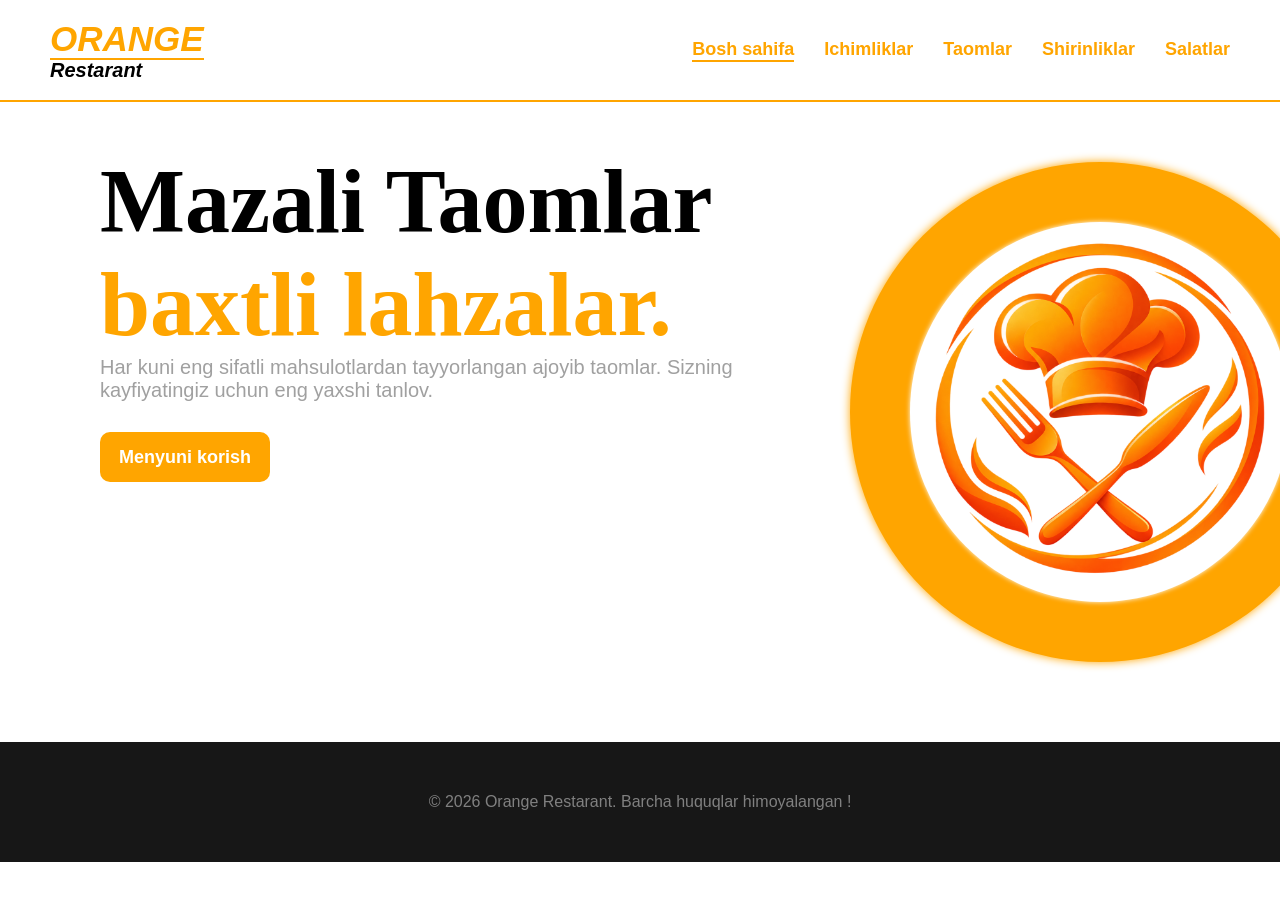
<file: index.html>
<!DOCTYPE html>
<html lang="en">

<head>
    <meta charset="UTF-8">
    <meta name="viewport" content="width=device-width, initial-scale=1.0">
    <title>Bosh Sahifa</title>
    <link rel="stylesheet" href="style.css">
</head>

<body>
    <header>
        <h2><span><i>ORANGE</i></span><br><i>Restarant</i></h2>
        <div class="header">
            <a href="index.html" class="bosh">Bosh sahifa</a>
            <a href="index_ichimliklar.html">Ichimliklar</a>
            <a href="index_taomlar.html">Taomlar</a>
            <a href="index_shirinliklar.html">Shirinliklar</a>
            <a href="index__salatlar.html">Salatlar</a>
        </div>
    </header>

    <main>
        <div class="boxx">
            <span class="taom">Mazali Taomlar</span><br>
            <span class="lahzalar">baxtli lahzalar.</span><br>
            <span class="sifatli">Har kuni eng sifatli mahsulotlardan tayyorlangan ajoyib taomlar. Sizning <br> kayfiyatingiz uchun eng
                yaxshi tanlov.</span>
            <div class="tugma"><a href="index_menu.html">Menyuni korish</a></div>
        </div>
        <div class="logo-cheti">
            <div class="logo-ichi">
                <img src="img/logo.png" alt="logo">
            </div>
        </div>
        <div>

        </div>
    </main>

    <footer>
        © 2026 Orange Restarant. Barcha huquqlar himoyalangan !
    </footer>
</body>

</html>
</file>
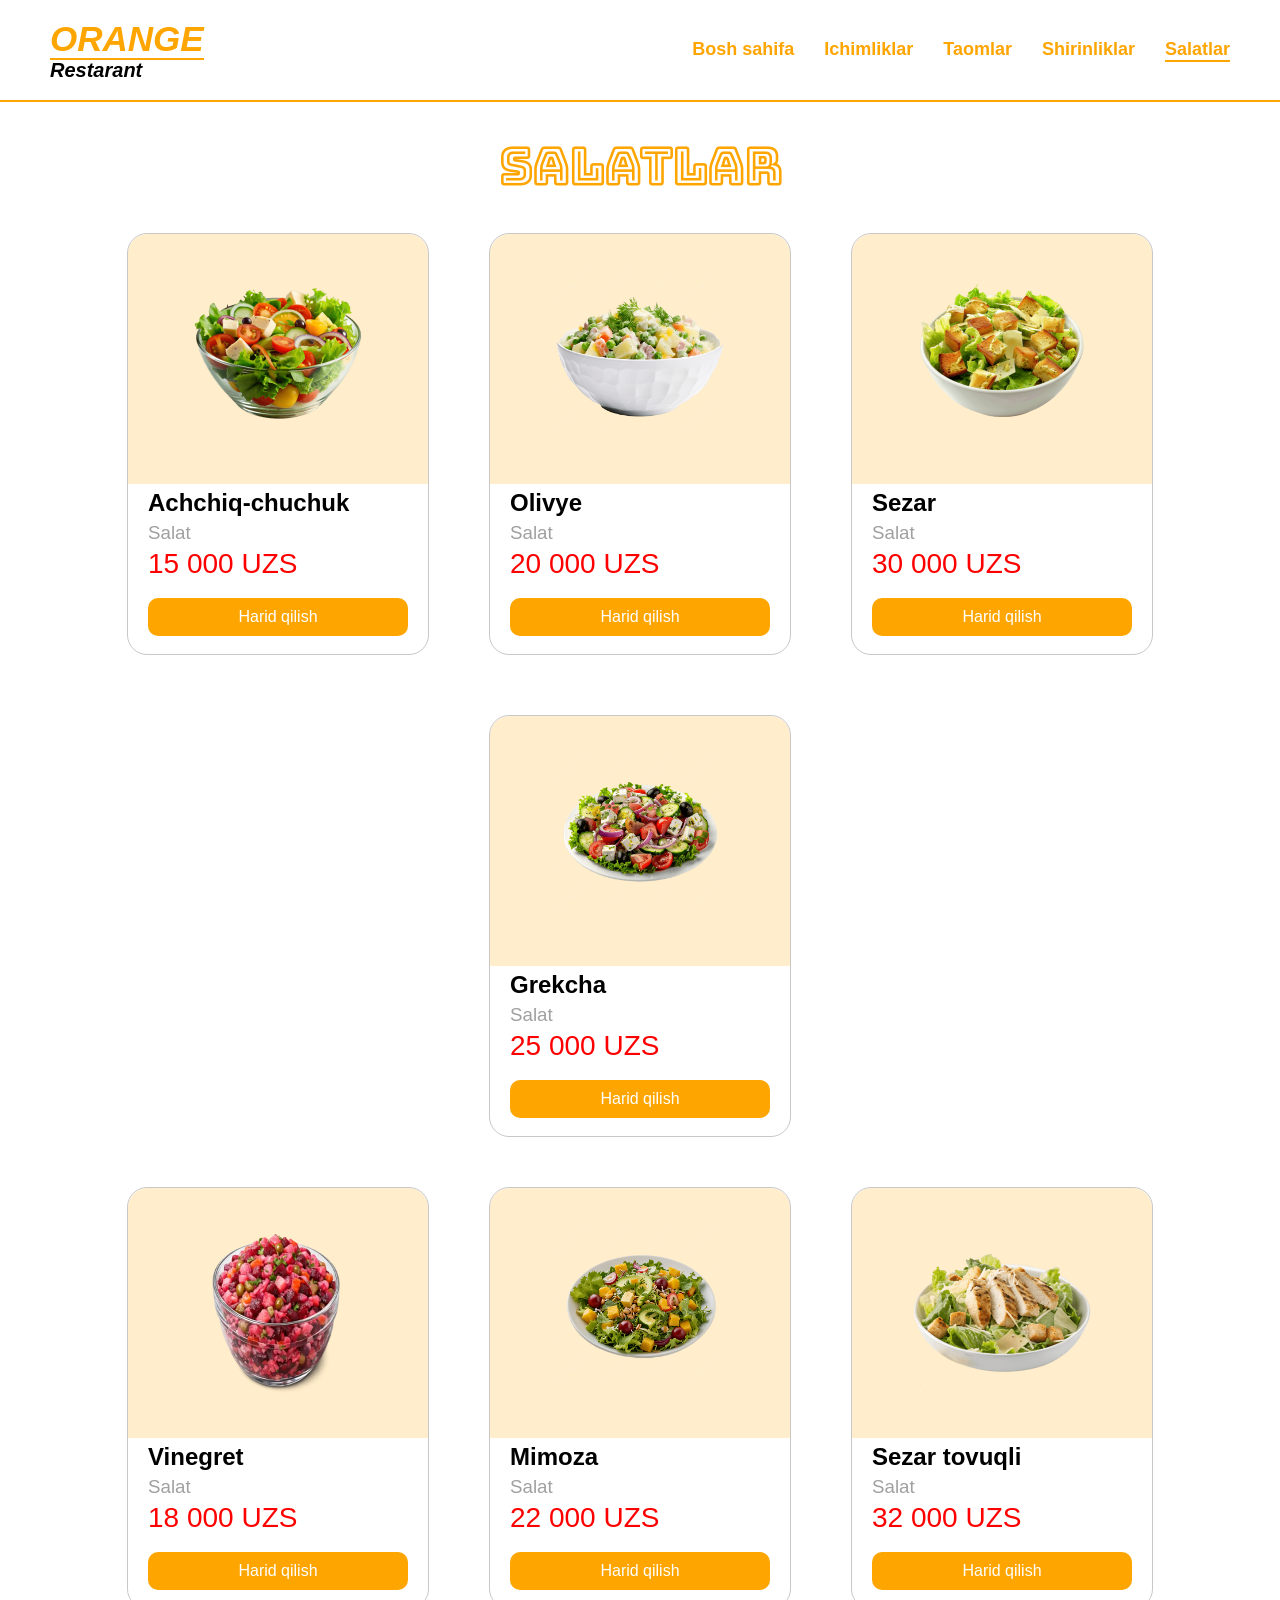
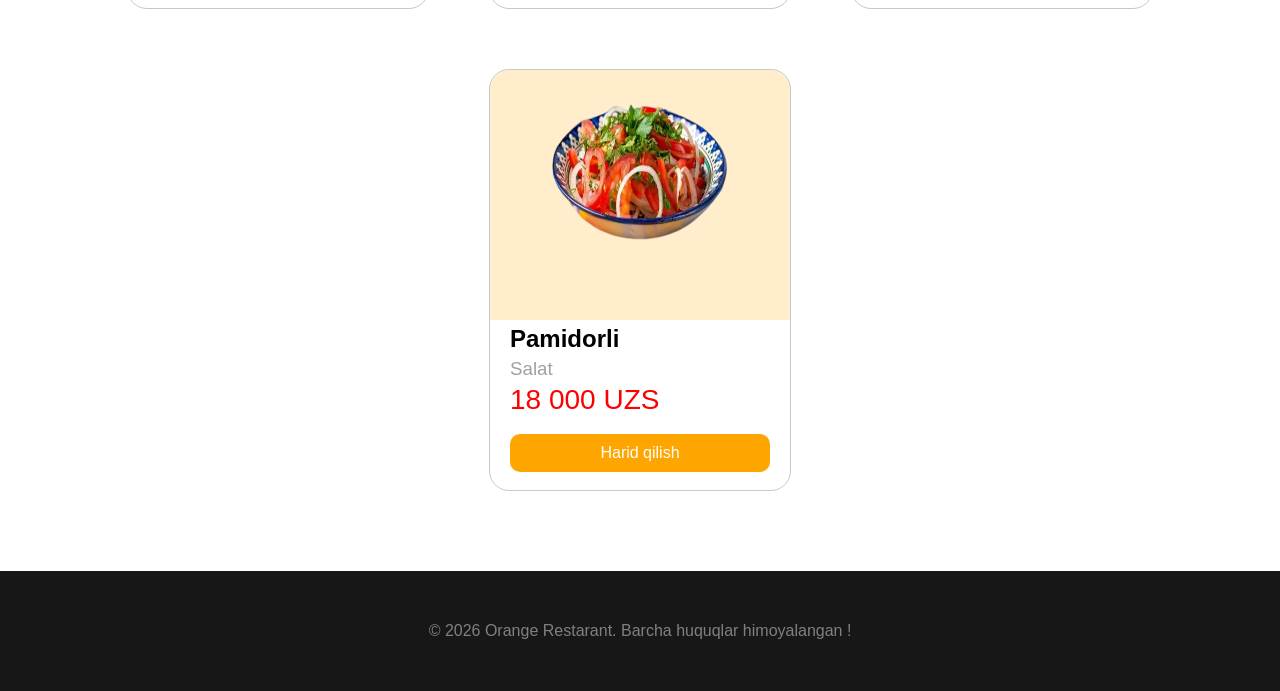
<file: index__salatlar.html>
<!DOCTYPE html>
<html lang="en">

<head>
    <meta charset="UTF-8">
    <meta name="viewport" content="width=device-width, initial-scale=1.0">
    <title>Salatlar</title>
    <link rel="stylesheet" href="style_salatlar.css">
    <link rel="preconnect" href="https://fonts.googleapis.com">
    <link rel="preconnect" href="https://fonts.gstatic.com" crossorigin>
    <link href="https://fonts.googleapis.com/css2?family=Bungee+Outline&display=swap" rel="stylesheet">
</head>

<body>
    <header>
        <h2><span><i>ORANGE</i></span><br><i>Restarant</i></h2>
        <div class="header">
            <a href="index.html">Bosh sahifa</a>
            <a href="index_ichimliklar.html">Ichimliklar</a>
            <a href="index_taomlar.html">Taomlar</a>
            <a href="index_shirinliklar.html">Shirinliklar</a>
            <a href="index__salatlar.html" class="bosh">Salatlar</a>
        </div>
    </header>
    <main>
        <h1 class="h111">
            Salatlar</h1>
        <div class="box">
            <div class="boxes">
                <div class="boxeses">
                    <img src="img/salatachchiqchuchuk.png" alt="cola">
                </div>
                <h2>Achchiq-chuchuk</h2>
                <h3>Salat</h3>
                <h1>15 000 UZS</h1>
                <div class="qabul">
                    Harid qilish
                </div>
            </div>
            <div class="boxes">
                <div class="boxeses">
                    <img src="img/salatOlivye.png" alt="fanta">
                </div>
                <h2>Olivye</h2>
                <h3>Salat</h3>
                <h1>20 000 UZS</h1>
                <div class="qabul">
                    Harid qilish
                </div>
            </div>
            <div class="boxes">
                <div class="boxeses">
                    <img src="img/salatSezar.png" alt="sprite">
                </div>
                <h2>Sezar</h2>
                <h3>Salat</h3>
                <h1>30 000 UZS</h1>
                <div class="qabul">
                    Harid qilish
                </div>
            </div>
            <div class="boxes">
                <div class="boxeses">
                    <img src="img/salatGrekchasalat.png" alt="suv">
                </div>
                <h2>Grekcha</h2>
                <h3>Salat</h3>
                <h1>25 000 UZS</h1>
                <div class="qabul">
                    Harid qilish
                </div>
            </div>
        </div>
        <div class="box" style="margin-top: 50px;">
            <div class="boxes">
                <div class="boxeses">
                    <img src="img/salatVinegret.webp" alt="suv">
                </div>
                <h2>Vinegret</h2>
                <h3>Salat</h3>
                <h1>18 000 UZS</h1>
                <div class="qabul">
                    Harid qilish
                </div>
            </div>
            <div class="boxes">
                <div class="boxeses">
                    <img src="img/salatMimoza.png" alt="suv">
                </div>
                <h2>Mimoza</h2>
                <h3>Salat</h3>
                <h1>22 000 UZS</h1>
                <div class="qabul">
                    Harid qilish
                </div>
            </div>
            <div class="boxes">
                <div class="boxeses">
                    <img src="img/salatSezartovuqli.png" alt="suv">
                </div>
                <h2>Sezar tovuqli</h2>
                <h3>Salat</h3>
                <h1>32 000 UZS</h1>
                <div class="qabul">
                    Harid qilish
                </div>
            </div>
            <div class="boxes">
                <div class="boxeses">
                    <img src="img/salatAchchiq.webp" alt="suv">
                </div>
                <h2>Pamidorli</h2>
                <h3>Salat</h3>
                <h1>18 000 UZS</h1>
                <div class="qabul">
                    Harid qilish
                </div>
            </div>
        </div>
    </main>
    <footer>
        © 2026 Orange Restarant. Barcha huquqlar himoyalangan !
    </footer>
</body>

</html>
</file>
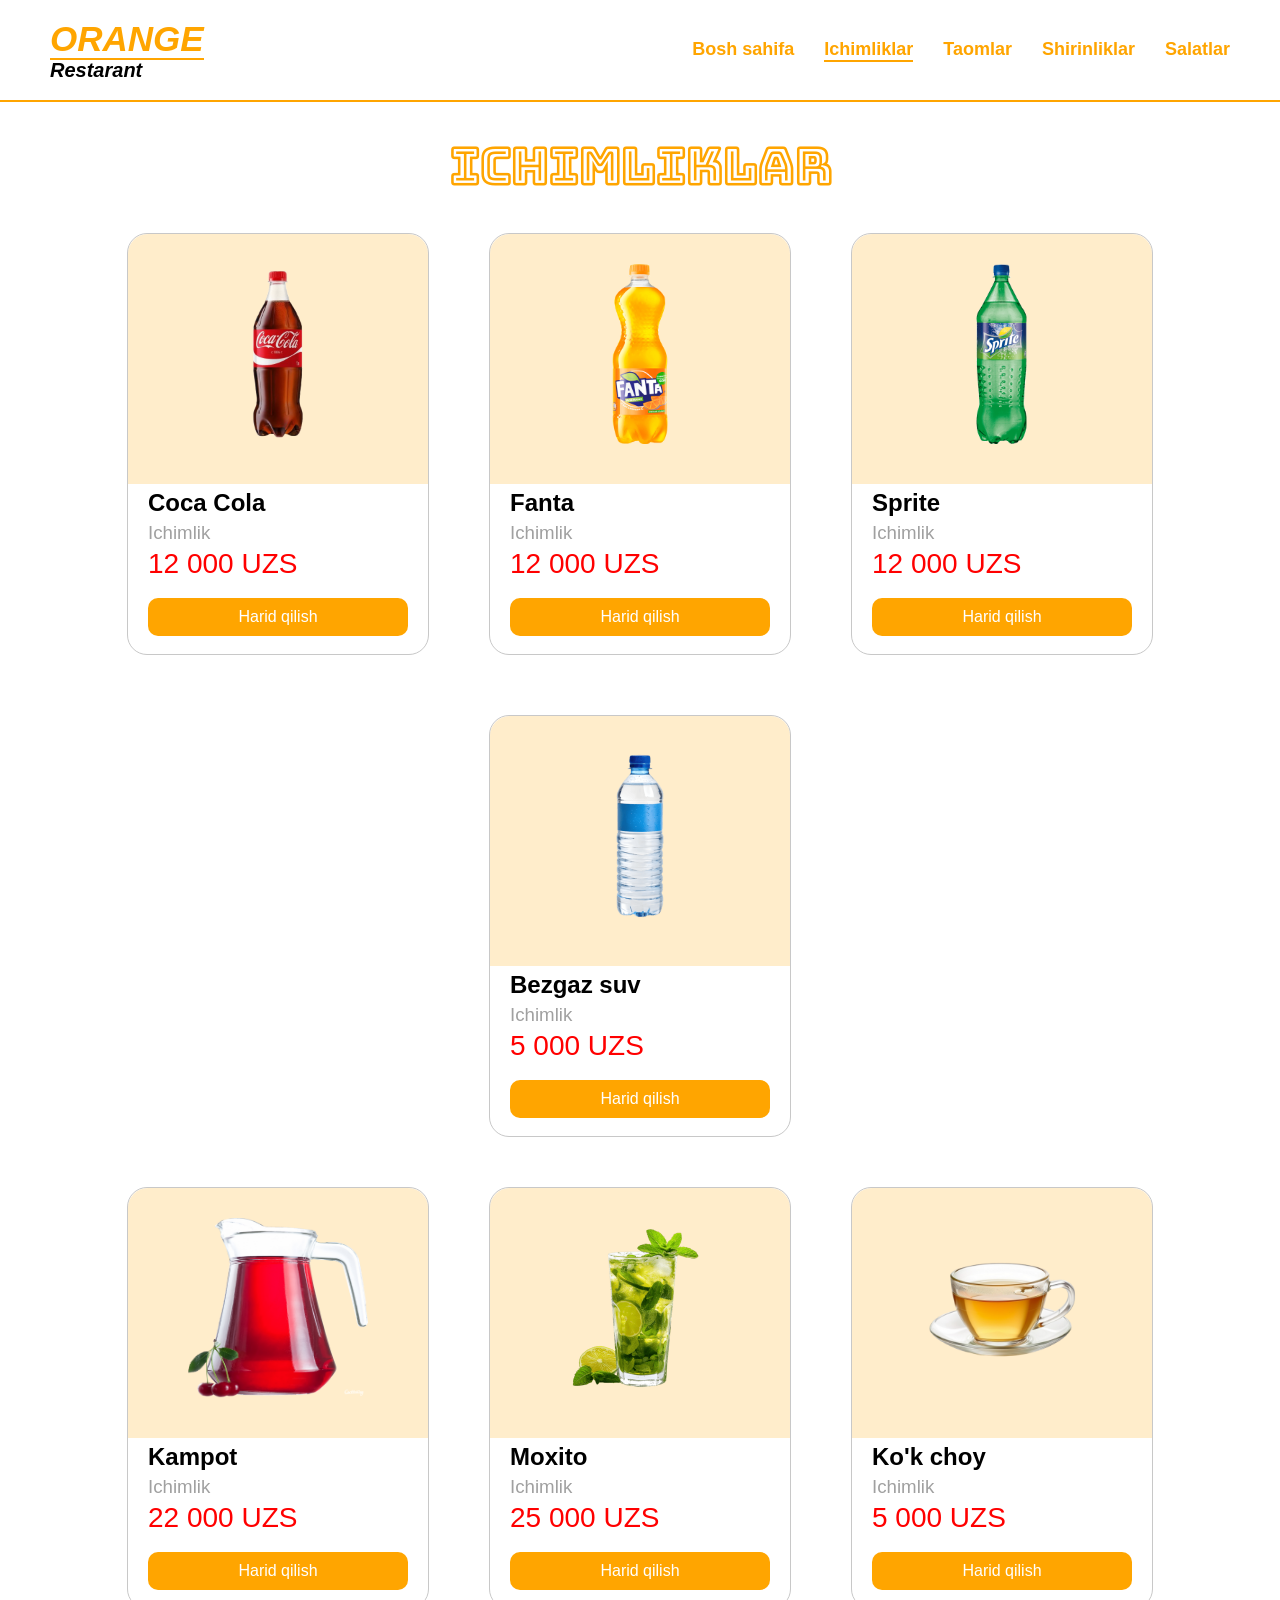
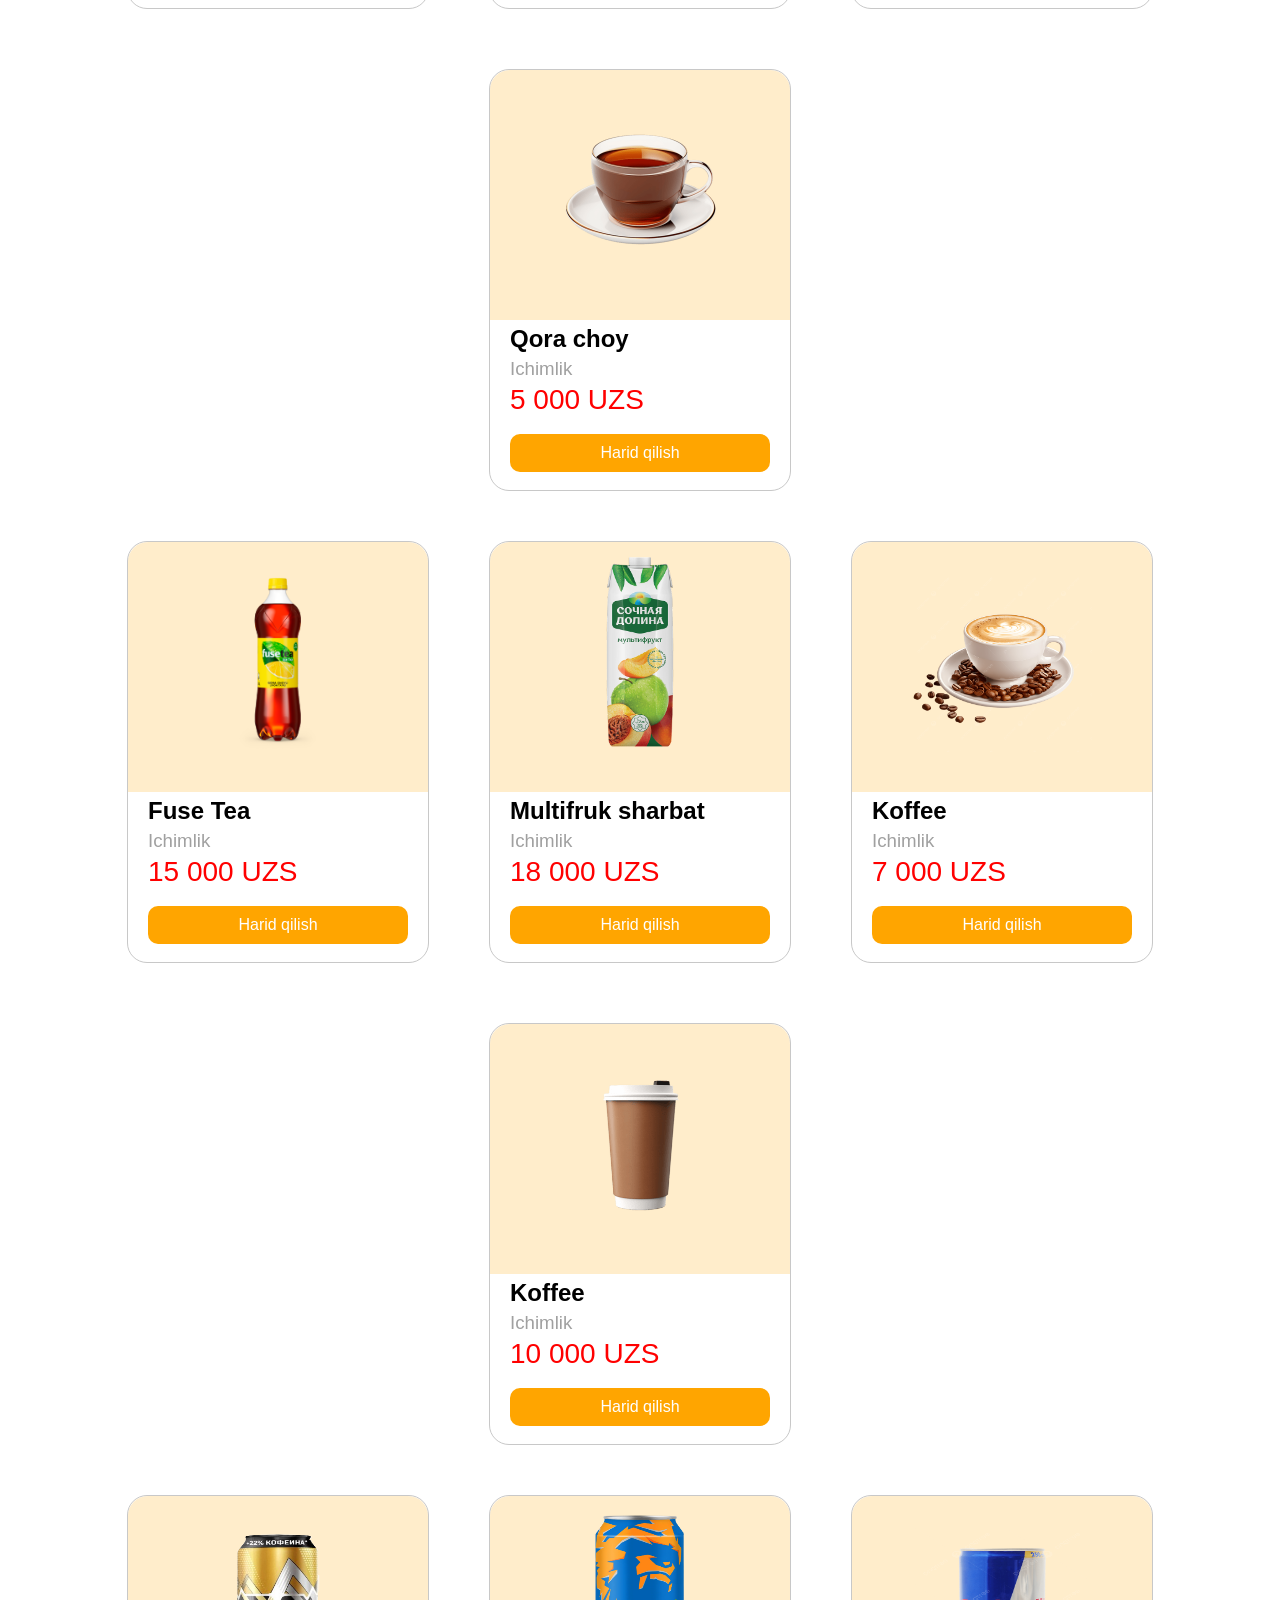
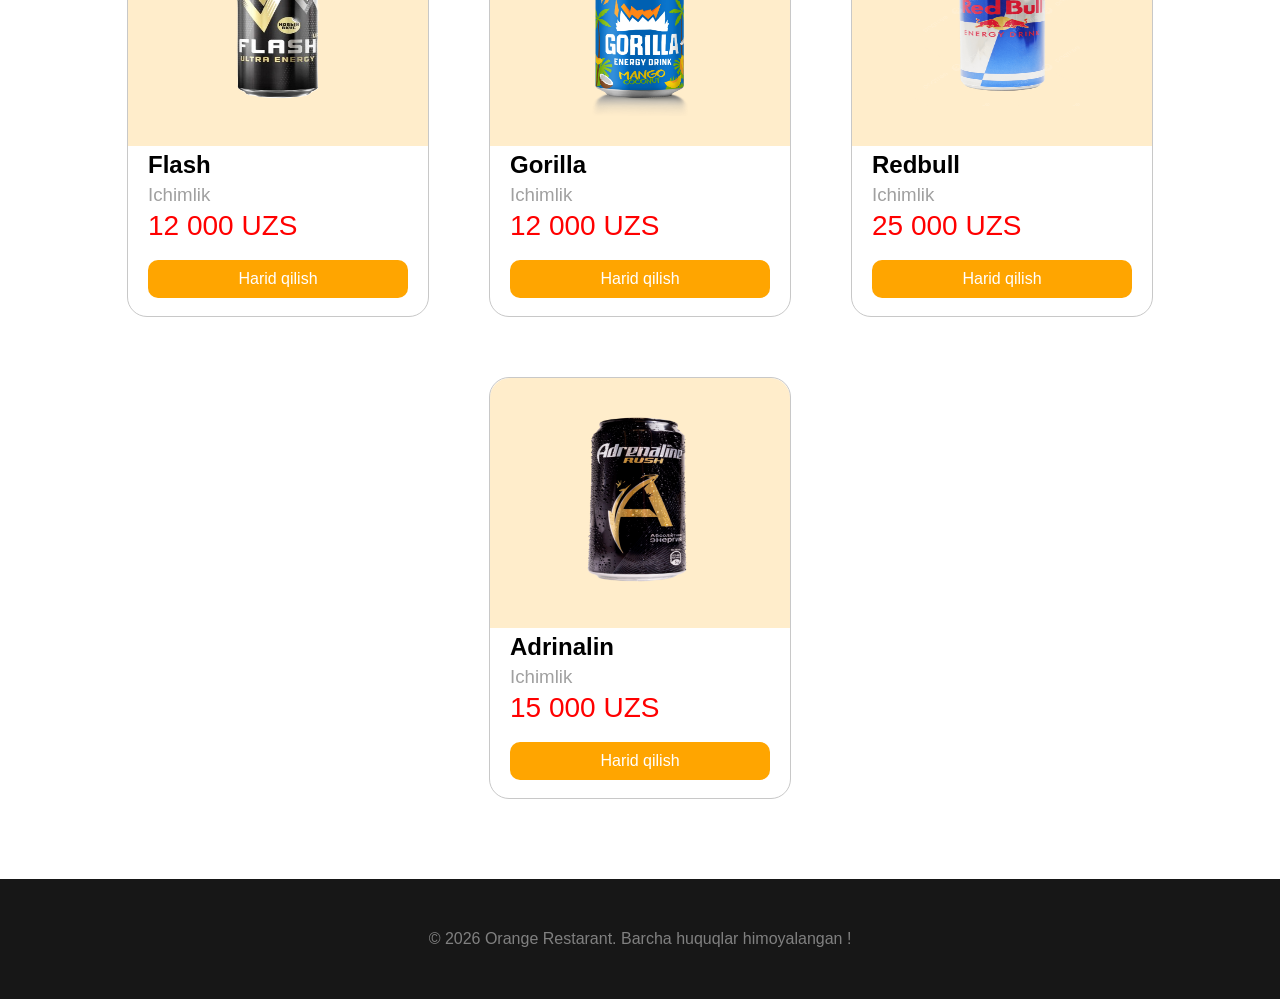
<file: index_ichimliklar.html>
<!DOCTYPE html>
<html lang="en">

<head>
    <meta charset="UTF-8">
    <meta name="viewport" content="width=device-width, initial-scale=1.0">
    <title>Ichimliklar</title>
    <link rel="stylesheet" href="style_ichimliklar.css">
    <link rel="preconnect" href="https://fonts.googleapis.com">
    <link rel="preconnect" href="https://fonts.gstatic.com" crossorigin>
    <link href="https://fonts.googleapis.com/css2?family=Bungee+Outline&display=swap" rel="stylesheet">
</head>

<body>
    <header>
        <h2><span><i>ORANGE</i></span><br><i>Restarant</i></h2>
        <div class="header">
            <a href="index.html">Bosh sahifa</a>
            <a href="index_ichimliklar.html" class="bosh">Ichimliklar</a>
            <a href="index_taomlar.html">Taomlar</a>
            <a href="index_shirinliklar.html">Shirinliklar</a>
            <a href="index__salatlar.html">Salatlar</a>
        </div>
    </header>
    <main>
        <h1 class="h111">
            Ichimliklar</h1>
        <div class="box">
            <div class="boxes bir">
                <div class="boxeses">
                    <img src="img/cola.png" alt="cola">
                </div>
                <h2>Coca Cola</h2>
                <h3>Ichimlik</h3>
                <h1>12 000 UZS</h1>
                <div class="qabul">
                    Harid qilish
                </div>
            </div>
            <div class="boxes">
                <div class="boxeses">
                    <img src="img/fanta.png" alt="fanta">
                </div>
                <h2>Fanta</h2>
                <h3>Ichimlik</h3>
                <h1>12 000 UZS</h1>
                <div class="qabul">
                    Harid qilish
                </div>
            </div>
            <div class="boxes">
                <div class="boxeses">
                    <img src="img/sprite.png" alt="sprite">
                </div>
                <h2>Sprite</h2>
                <h3>Ichimlik</h3>
                <h1>12 000 UZS</h1>
                <div class="qabul">
                    Harid qilish
                </div>
            </div>
            <div class="boxes">
                <div class="boxeses">
                    <img src="img/water.png" alt="suv">
                </div>
                <h2>Bezgaz suv</h2>
                <h3>Ichimlik</h3>
                <h1>5 000 UZS</h1>
                <div class="qabul">
                    Harid qilish
                </div>
            </div>
        </div>
        <div class="box" style="margin-top: 50px;">
            <div class="boxes">
                <div class="boxeses">
                    <img src="img/kampot.png" alt="suv">
                </div>
                <h2>Kampot</h2>
                <h3>Ichimlik</h3>
                <h1>22 000 UZS</h1>
                <div class="qabul">
                    Harid qilish
                </div>
            </div>
            <div class="boxes">
                <div class="boxeses">
                    <img src="img/moxito.png" alt="suv">
                </div>
                <h2>Moxito</h2>
                <h3>Ichimlik</h3>
                <h1>25 000 UZS</h1>
                <div class="qabul">
                    Harid qilish
                </div>
            </div>
            <div class="boxes">
                <div class="boxeses">
                    <img src="img/choykok.webp" alt="suv">
                </div>
                <h2>Ko'k choy</h2>
                <h3>Ichimlik</h3>
                <h1>5 000 UZS</h1>
                <div class="qabul">
                    Harid qilish
                </div>
            </div>
            <div class="boxes">
                <div class="boxeses">
                    <img src="img/choy.png" alt="suv">
                </div>
                <h2>Qora choy</h2>
                <h3>Ichimlik</h3>
                <h1>5 000 UZS</h1>
                <div class="qabul">
                    Harid qilish
                </div>
            </div>
        </div>
        <div class="box" style="margin-top: 50px;">
            <div class="boxes">
                <div class="boxeses">
                    <img src="img/fusetea.png" alt="suv">
                </div>
                <h2>Fuse Tea</h2>
                <h3>Ichimlik</h3>
                <h1>15 000 UZS</h1>
                <div class="qabul">
                    Harid qilish
                </div>
            </div>
            <div class="boxes ikki">
                <div class="boxeses">
                    <img src="img/sochnayadolina.png" alt="suv">
                </div>
                <h2>Multifruk sharbat</h2>
                <h3>Ichimlik</h3>
                <h1>18 000 UZS</h1>
                <div class="qabul">
                    Harid qilish
                </div>
            </div>
            <div class="boxes">
                <div class="boxeses">
                    <img src="img/koffee.png" alt="suv">
                </div>
                <h2>Koffee</h2>
                <h3>Ichimlik</h3>
                <h1>7 000 UZS</h1>
                <div class="qabul">
                    Harid qilish
                </div>
            </div>
            <div class="boxes">
                <div class="boxeses">
                    <img src="img/koffeee.webp" alt="suv">
                </div>
                <h2>Koffee</h2>
                <h3>Ichimlik</h3>
                <h1>10 000 UZS</h1>
                <div class="qabul">
                    Harid qilish
                </div>
            </div>
        </div>
        <div class="box" style="margin-top: 50px;">
            <div class="boxes">
                <div class="boxeses">
                    <img src="img/flash.png" alt="suv">
                </div>
                <h2>Flash</h2>
                <h3>Ichimlik</h3>
                <h1>12 000 UZS</h1>
                <div class="qabul">
                    Harid qilish
                </div>
            </div>
            <div class="boxes ikki">
                <div class="boxeses">
                    <img src="img/gorilla.webp" alt="suv">
                </div>
                <h2>Gorilla</h2>
                <h3>Ichimlik</h3>
                <h1>12 000 UZS</h1>
                <div class="qabul">
                    Harid qilish
                </div>
            </div>
            <div class="boxes">
                <div class="boxeses">
                    <img src="img/redbull.png" alt="suv">
                </div>
                <h2>Redbull</h2>
                <h3>Ichimlik</h3>
                <h1>25 000 UZS</h1>
                <div class="qabul">
                    Harid qilish
                </div>
            </div>
            <div class="boxes">
                <div class="boxeses">
                    <img src="img/adrinalin.png" alt="suv">
                </div>
                <h2>Adrinalin</h2>
                <h3>Ichimlik</h3>
                <h1>15 000 UZS</h1>
                <div class="qabul">
                    Harid qilish
                </div>
            </div>
        </div>

    </main>
    <footer>
        © 2026 Orange Restarant. Barcha huquqlar himoyalangan !
    </footer>
</body>

</html>
</file>
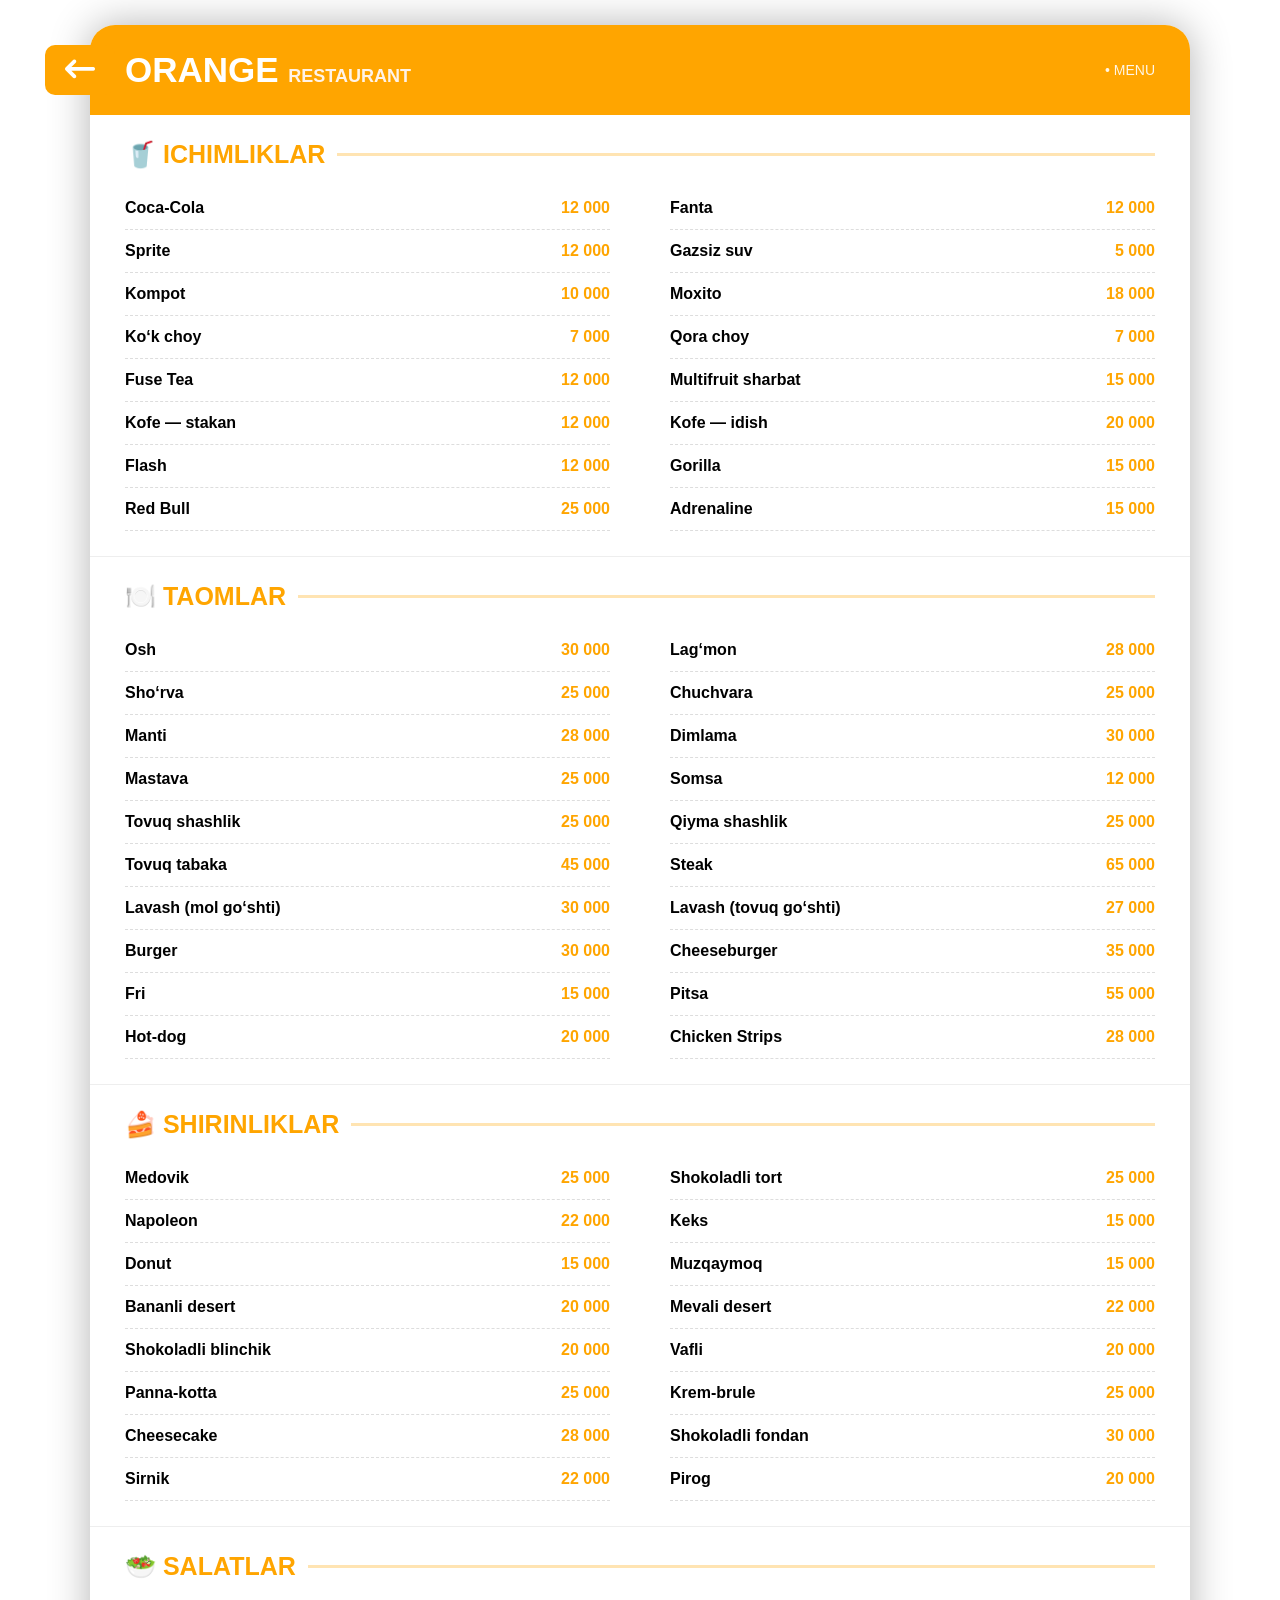
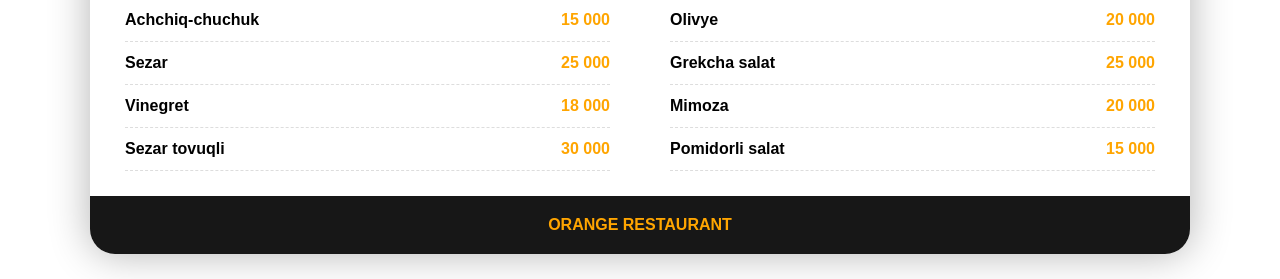
<file: index_menu.html>
<!DOCTYPE html>
<html lang="uz">

<head>
    <meta charset="UTF-8">
    <meta name="viewport" content="width=device-width, initial-scale=1.0">
    <title>ORANGE MENU</title>
    <link rel="stylesheet" href="style_menu.css">
    <link rel="stylesheet" href="https://cdnjs.cloudflare.com/ajax/libs/font-awesome/6.7.2/css/all.min.css">
</head>

<body>
    <div class="htmll">
        <a href="index.html"><i class="fa-solid fa-arrow-left-long"></i></a>
    </div>
    <div class="menu">
        <div class="header">

            <div class="logo">
                ORANGE <span>RESTAURANT</span>
            </div>
            <p>• MENU</p>
        </div>
        <div class="category">
            <div class="category-title">
                <h2>🥤 ICHIMLIKLAR</h2>
                <div class="line"></div>
            </div>
            <div class="items">

                <div class="item">
                    <span class="item-name">Coca-Cola</span>
                    <span class="item-price">12 000</span>
                </div>

                <div class="item">
                    <span class="item-name">Fanta</span>
                    <span class="item-price">12 000</span>
                </div>

                <div class="item">
                    <span class="item-name">Sprite</span>
                    <span class="item-price">12 000</span>
                </div>

                <div class="item">
                    <span class="item-name">Gazsiz suv</span>
                    <span class="item-price">5 000</span>
                </div>

                <div class="item">
                    <span class="item-name">Kompot</span>
                    <span class="item-price">10 000</span>
                </div>

                <div class="item">
                    <span class="item-name">Moxito</span>
                    <span class="item-price">18 000</span>
                </div>

                <div class="item">
                    <span class="item-name">Ko‘k choy</span>
                    <span class="item-price">7 000</span>
                </div>

                <div class="item">
                    <span class="item-name">Qora choy</span>
                    <span class="item-price">7 000</span>
                </div>

                <div class="item">
                    <span class="item-name">Fuse Tea</span>
                    <span class="item-price">12 000</span>
                </div>

                <div class="item">
                    <span class="item-name">Multifruit sharbat</span>
                    <span class="item-price">15 000</span>
                </div>

                <div class="item">
                    <span class="item-name">Kofe — stakan</span>
                    <span class="item-price">12 000</span>
                </div>

                <div class="item">
                    <span class="item-name">Kofe — idish</span>
                    <span class="item-price">20 000</span>
                </div>

                <div class="item">
                    <span class="item-name">Flash</span>
                    <span class="item-price">12 000</span>
                </div>

                <div class="item">
                    <span class="item-name">Gorilla</span>
                    <span class="item-price">15 000</span>
                </div>

                <div class="item">
                    <span class="item-name">Red Bull</span>
                    <span class="item-price">25 000</span>
                </div>

                <div class="item">
                    <span class="item-name">Adrenaline</span>
                    <span class="item-price">15 000</span>
                </div>

            </div>
        </div>

        <div class="category">

            <div class="category-title">
                <h2>🍽️ TAOMLAR</h2>
                <div class="line"></div>
            </div>

            <div class="items">

                <div class="item">
                    <span class="item-name">Osh</span>
                    <span class="item-price">30 000</span>
                </div>

                <div class="item">
                    <span class="item-name">Lag‘mon</span>
                    <span class="item-price">28 000</span>
                </div>

                <div class="item">
                    <span class="item-name">Sho‘rva</span>
                    <span class="item-price">25 000</span>
                </div>

                <div class="item">
                    <span class="item-name">Chuchvara</span>
                    <span class="item-price">25 000</span>
                </div>

                <div class="item">
                    <span class="item-name">Manti</span>
                    <span class="item-price">28 000</span>
                </div>

                <div class="item">
                    <span class="item-name">Dimlama</span>
                    <span class="item-price">30 000</span>
                </div>

                <div class="item">
                    <span class="item-name">Mastava</span>
                    <span class="item-price">25 000</span>
                </div>

                <div class="item">
                    <span class="item-name">Somsa</span>
                    <span class="item-price">12 000</span>
                </div>

                <div class="item">
                    <span class="item-name">Tovuq shashlik</span>
                    <span class="item-price">25 000</span>
                </div>

                <div class="item">
                    <span class="item-name">Qiyma shashlik</span>
                    <span class="item-price">25 000</span>
                </div>

                <div class="item">
                    <span class="item-name">Tovuq tabaka</span>
                    <span class="item-price">45 000</span>
                </div>

                <div class="item">
                    <span class="item-name">Steak</span>
                    <span class="item-price">65 000</span>
                </div>

                <div class="item">
                    <span class="item-name">Lavash (mol go‘shti)</span>
                    <span class="item-price">30 000</span>
                </div>

                <div class="item">
                    <span class="item-name">Lavash (tovuq go‘shti)</span>
                    <span class="item-price">27 000</span>
                </div>

                <div class="item">
                    <span class="item-name">Burger</span>
                    <span class="item-price">30 000</span>
                </div>

                <div class="item">
                    <span class="item-name">Cheeseburger</span>
                    <span class="item-price">35 000</span>
                </div>

                <div class="item">
                    <span class="item-name">Fri</span>
                    <span class="item-price">15 000</span>
                </div>

                <div class="item">
                    <span class="item-name">Pitsa</span>
                    <span class="item-price">55 000</span>
                </div>

                <div class="item">
                    <span class="item-name">Hot-dog</span>
                    <span class="item-price">20 000</span>
                </div>

                <div class="item">
                    <span class="item-name">Chicken Strips</span>
                    <span class="item-price">28 000</span>
                </div>

            </div>
        </div>

        <div class="category">

            <div class="category-title">
                <h2>🍰 SHIRINLIKLAR</h2>
                <div class="line"></div>
            </div>

            <div class="items">

                <div class="item">
                    <span class="item-name">Medovik</span>
                    <span class="item-price">25 000</span>
                </div>

                <div class="item">
                    <span class="item-name">Shokoladli tort</span>
                    <span class="item-price">25 000</span>
                </div>

                <div class="item">
                    <span class="item-name">Napoleon</span>
                    <span class="item-price">22 000</span>
                </div>

                <div class="item">
                    <span class="item-name">Keks</span>
                    <span class="item-price">15 000</span>
                </div>

                <div class="item">
                    <span class="item-name">Donut</span>
                    <span class="item-price">15 000</span>
                </div>

                <div class="item">
                    <span class="item-name">Muzqaymoq</span>
                    <span class="item-price">15 000</span>
                </div>

                <div class="item">
                    <span class="item-name">Bananli desert</span>
                    <span class="item-price">20 000</span>
                </div>

                <div class="item">
                    <span class="item-name">Mevali desert</span>
                    <span class="item-price">22 000</span>
                </div>

                <div class="item">
                    <span class="item-name">Shokoladli blinchik</span>
                    <span class="item-price">20 000</span>
                </div>

                <div class="item">
                    <span class="item-name">Vafli</span>
                    <span class="item-price">20 000</span>
                </div>

                <div class="item">
                    <span class="item-name">Panna-kotta</span>
                    <span class="item-price">25 000</span>
                </div>

                <div class="item">
                    <span class="item-name">Krem-brule</span>
                    <span class="item-price">25 000</span>
                </div>

                <div class="item">
                    <span class="item-name">Cheesecake</span>
                    <span class="item-price">28 000</span>
                </div>

                <div class="item">
                    <span class="item-name">Shokoladli fondan</span>
                    <span class="item-price">30 000</span>
                </div>

                <div class="item">
                    <span class="item-name">Sirnik</span>
                    <span class="item-price">22 000</span>
                </div>

                <div class="item">
                    <span class="item-name">Pirog</span>
                    <span class="item-price">20 000</span>
                </div>

            </div>
        </div>

        <div class="category">

            <div class="category-title">
                <h2>🥗 SALATLAR</h2>
                <div class="line"></div>
            </div>

            <div class="items">

                <div class="item">
                    <span class="item-name">Achchiq-chuchuk</span>
                    <span class="item-price">15 000</span>
                </div>

                <div class="item">
                    <span class="item-name">Olivye</span>
                    <span class="item-price">20 000</span>
                </div>

                <div class="item">
                    <span class="item-name">Sezar</span>
                    <span class="item-price">25 000</span>
                </div>

                <div class="item">
                    <span class="item-name">Grekcha salat</span>
                    <span class="item-price">25 000</span>
                </div>

                <div class="item">
                    <span class="item-name">Vinegret</span>
                    <span class="item-price">18 000</span>
                </div>

                <div class="item">
                    <span class="item-name">Mimoza</span>
                    <span class="item-price">20 000</span>
                </div>

                <div class="item">
                    <span class="item-name">Sezar tovuqli</span>
                    <span class="item-price">30 000</span>
                </div>

                <div class="item">
                    <span class="item-name">Pomidorli salat</span>
                    <span class="item-price">15 000</span>
                </div>

            </div>
        </div>

        <div class="footer">
            <b>ORANGE RESTAURANT</b>
        </div>

    </div>

</body>

</html>
</file>
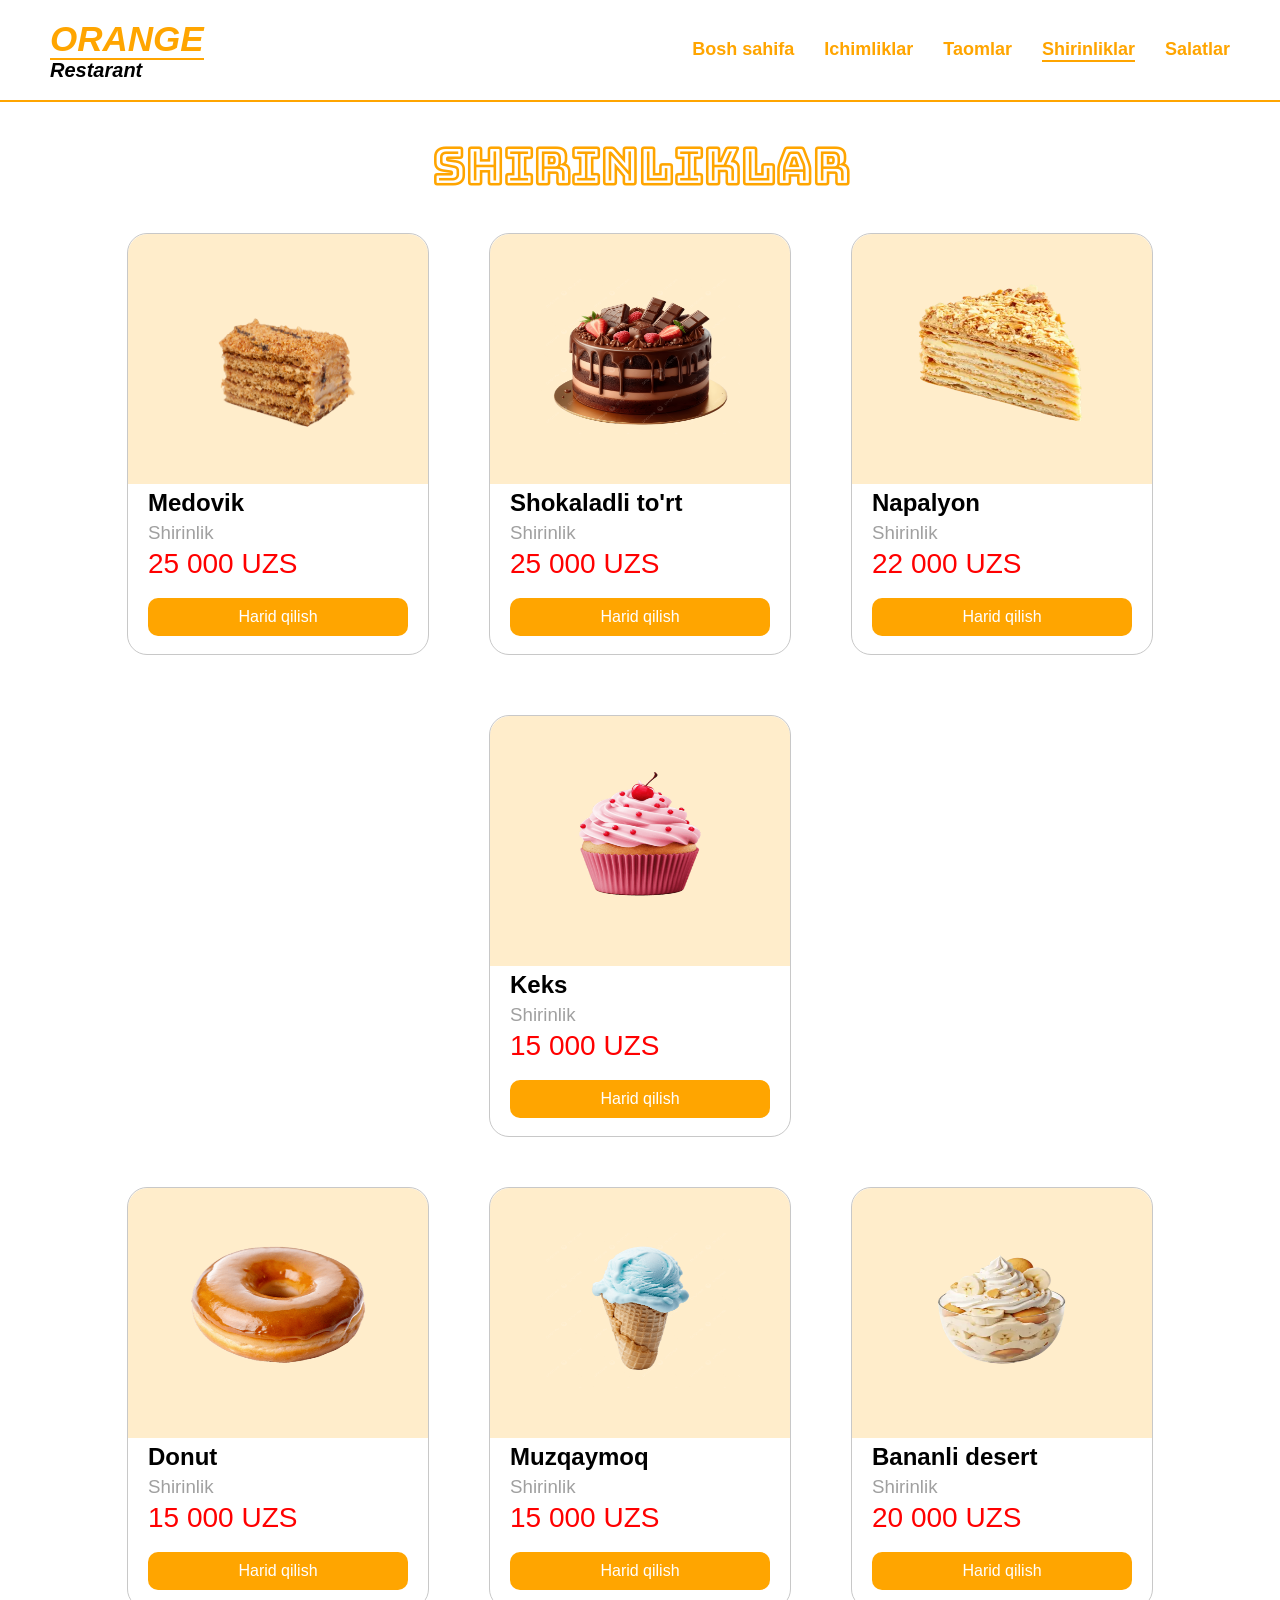
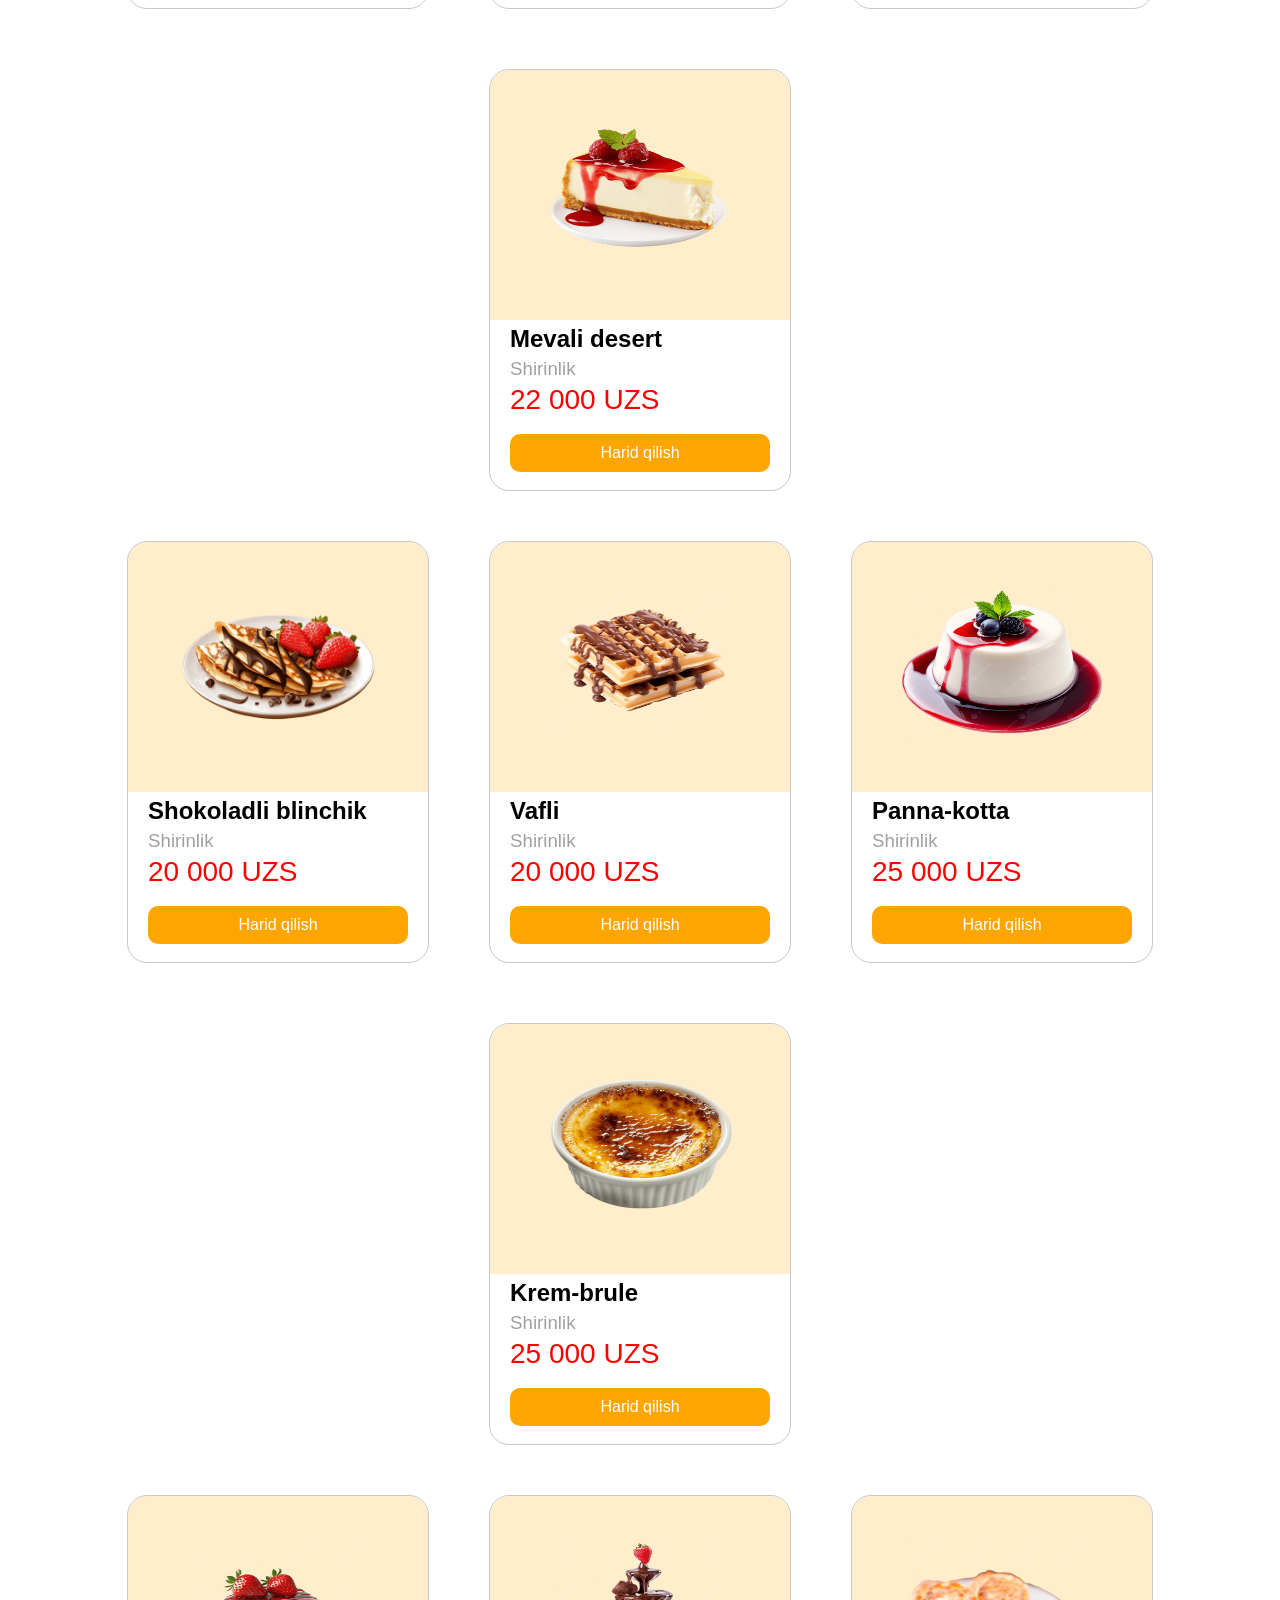
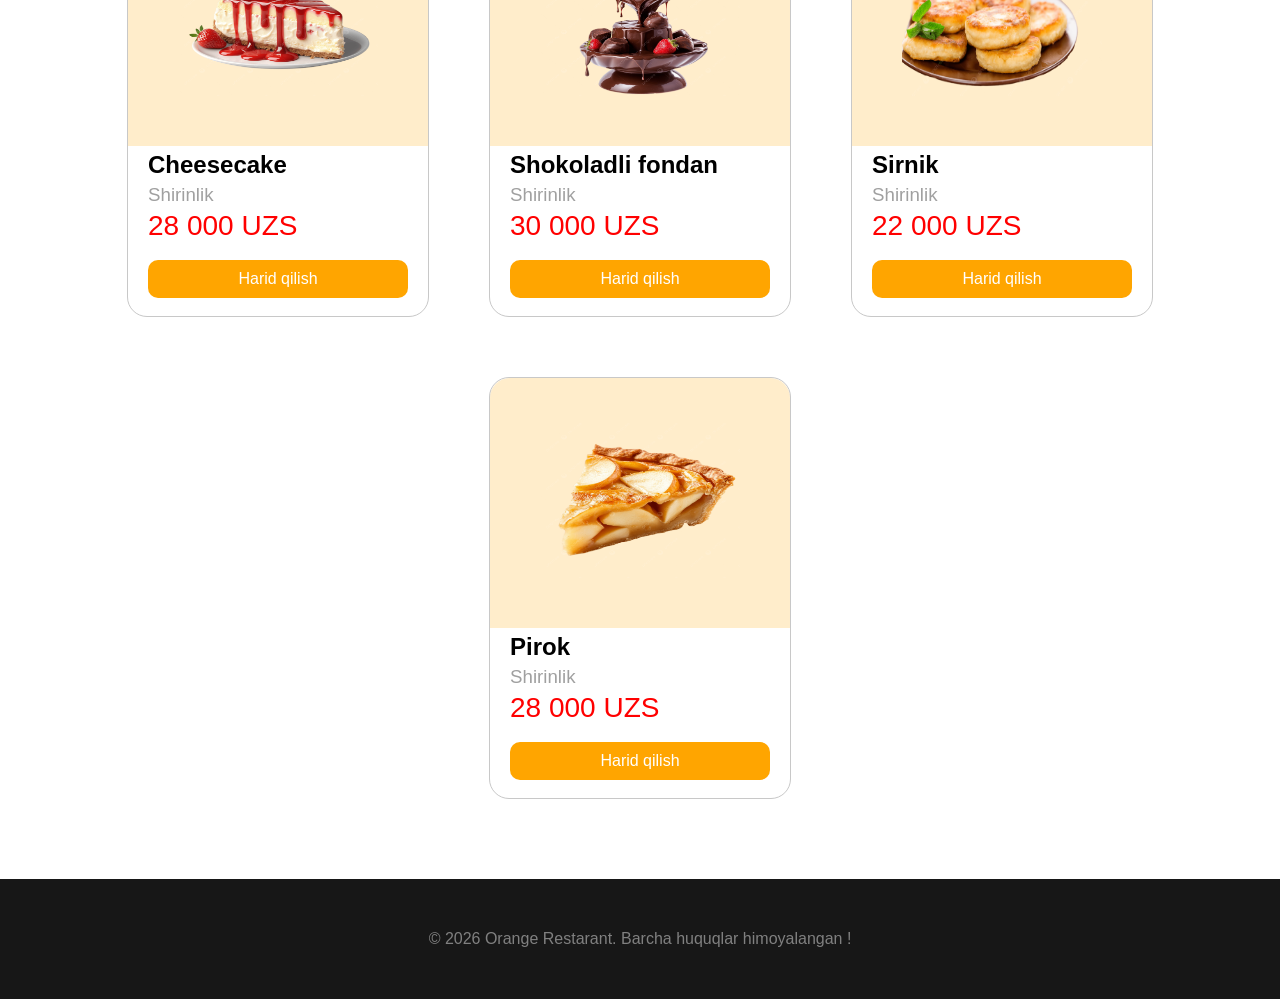
<file: index_shirinliklar.html>
<!DOCTYPE html>
<html lang="en">

<head>
    <meta charset="UTF-8">
    <meta name="viewport" content="width=device-width, initial-scale=1.0">
    <title>Shirinliklar</title>
    <link rel="stylesheet" href="style_taomlar.css">
    <link rel="preconnect" href="https://fonts.googleapis.com">
    <link rel="preconnect" href="https://fonts.gstatic.com" crossorigin>
    <link href="https://fonts.googleapis.com/css2?family=Bungee+Outline&display=swap" rel="stylesheet">
</head>

<body>
    <header>
        <h2><span><i>ORANGE</i></span><br><i>Restarant</i></h2>
        <div class="header">
            <a href="index.html">Bosh sahifa</a>
            <a href="index_ichimliklar.html">Ichimliklar</a>
            <a href="index_taomlar.html">Taomlar</a>
            <a href="index_shirinliklar.html" class="bosh">Shirinliklar</a>
            <a href="index__salatlar.html">Salatlar</a>
        </div>
    </header>
    <main>
        <h1 class="h111">
            Shirinliklar</h1>
        <div class="box">
            <div class="boxes">
                <div class="boxeses">
                    <img src="img/Shirinliklarmodevik.png" alt="cola">
                </div>
                <h2>Medovik</h2>
                <h3>Shirinlik</h3>
                <h1>25 000 UZS</h1>
                <div class="qabul">
                    Harid qilish
                </div>
            </div>
            <div class="boxes">
                <div class="boxeses">
                    <img src="img/Shirinliktort.png" alt="fanta">
                </div>
                <h2>Shokaladli to'rt</h2>
                <h3>Shirinlik</h3>
                <h1>25 000 UZS</h1>
                <div class="qabul">
                    Harid qilish
                </div>
            </div>
            <div class="boxes">
                <div class="boxeses">
                    <img src="img/Shirinliknapalyon.png" alt="sprite">
                </div>
                <h2>Napalyon</h2>
                <h3>Shirinlik</h3>
                <h1>22 000 UZS</h1>
                <div class="qabul">
                    Harid qilish
                </div>
            </div>
            <div class="boxes">
                <div class="boxeses">
                    <img src="img/Shirinlikkeks.png" alt="suv">
                </div>
                <h2>Keks</h2>
                <h3>Shirinlik</h3>
                <h1>15 000 UZS</h1>
                <div class="qabul">
                    Harid qilish
                </div>
            </div>
        </div>
        <div class="box" style="margin-top: 50px;">
            <div class="boxes">
                <div class="boxeses">
                    <img src="img/Shirinlikdonut.png" alt="suv">
                </div>
                <h2>Donut</h2>
                <h3>Shirinlik</h3>
                <h1>15 000 UZS</h1>
                <div class="qabul">
                    Harid qilish
                </div>
            </div>
            <div class="boxes">
                <div class="boxeses">
                    <img src="img/Shirinlikmuzqaymoq.png" alt="suv">
                </div>
                <h2>Muzqaymoq</h2>
                <h3>Shirinlik</h3>
                <h1>15 000 UZS</h1>
                <div class="qabul">
                    Harid qilish
                </div>
            </div>
            <div class="boxes">
                <div class="boxeses">
                    <img src="img/Shirinlikbanan.png" alt="suv">
                </div>
                <h2>Bananli desert</h2>
                <h3>Shirinlik</h3>
                <h1>20 000 UZS</h1>
                <div class="qabul">
                    Harid qilish
                </div>
            </div>
            <div class="boxes">
                <div class="boxeses">
                    <img src="img/Shirinlikdisert.png" alt="suv">
                </div>
                <h2>Mevali desert</h2>
                <h3>Shirinlik</h3>
                <h1>22 000 UZS</h1>
                <div class="qabul">
                    Harid qilish
                </div>
            </div>
        </div>
        <div class="box" style="margin-top: 50px;">
            <div class="boxes">
                <div class="boxeses">
                    <img src="img/Shirinlikshokoladliblinchik.png" alt="suv">
                </div>
                <h2>Shokoladli blinchik</h2>
                <h3>Shirinlik</h3>
                <h1>20 000 UZS</h1>
                <div class="qabul">
                    Harid qilish
                </div>
            </div>
            <div class="boxes">
                <div class="boxeses">
                    <img src="img/ShirinlikVafli.png" alt="suv">
                </div>
                <h2>Vafli</h2>
                <h3>Shirinlik</h3>
                <h1>20 000 UZS</h1>
                <div class="qabul">
                    Harid qilish
                </div>
            </div>
            <div class="boxes">
                <div class="boxeses">
                    <img src="img/ShirinlikPanna-kotta.png" alt="suv">
                </div>
                <h2>Panna-kotta</h2>
                <h3>Shirinlik</h3>
                <h1>25 000 UZS</h1>
                <div class="qabul">
                    Harid qilish
                </div>
            </div>
            <div class="boxes">
                <div class="boxeses">
                    <img src="img/ShirinlikKrem-brule.png" alt="suv">
                </div>
                <h2>Krem-brule</h2>
                <h3>Shirinlik</h3>
                <h1>25 000 UZS</h1>
                <div class="qabul">
                    Harid qilish
                </div>
            </div>
        </div>
        <div class="box" style="margin-top: 50px;">
            <div class="boxes">
                <div class="boxeses">
                    <img src="img/ShirinlikCheesecake.png" alt="suv">
                </div>
                <h2>Cheesecake</h2>
                <h3>Shirinlik</h3>
                <h1>28 000 UZS</h1>
                <div class="qabul">
                    Harid qilish
                </div>
            </div>
            <div class="boxes">
                <div class="boxeses">
                    <img src="img/ShirinlikShokoladli fondan.png" alt="suv">
                </div>
                <h2>Shokoladli fondan</h2>
                <h3>Shirinlik</h3>
                <h1>30 000 UZS</h1>
                <div class="qabul">
                    Harid qilish
                </div>
            </div>
            <div class="boxes">
                <div class="boxeses">
                    <img src="img/ShirinlikSirnik.png" alt="suv">
                </div>
                <h2>Sirnik</h2>
                <h3>Shirinlik</h3>
                <h1>22 000 UZS</h1>
                <div class="qabul">
                    Harid qilish
                </div>
            </div>
            <div class="boxes">
                <div class="boxeses">
                    <img src="img/Shirinlikpirok.png" alt="suv">
                </div>
                <h2>Pirok</h2>
                <h3>Shirinlik</h3>
                <h1>28 000 UZS</h1>
                <div class="qabul">
                    Harid qilish
                </div>
            </div>
        </div>
    </main>
    <footer>
        © 2026 Orange Restarant. Barcha huquqlar himoyalangan !
    </footer>
</body>

</html>
</file>
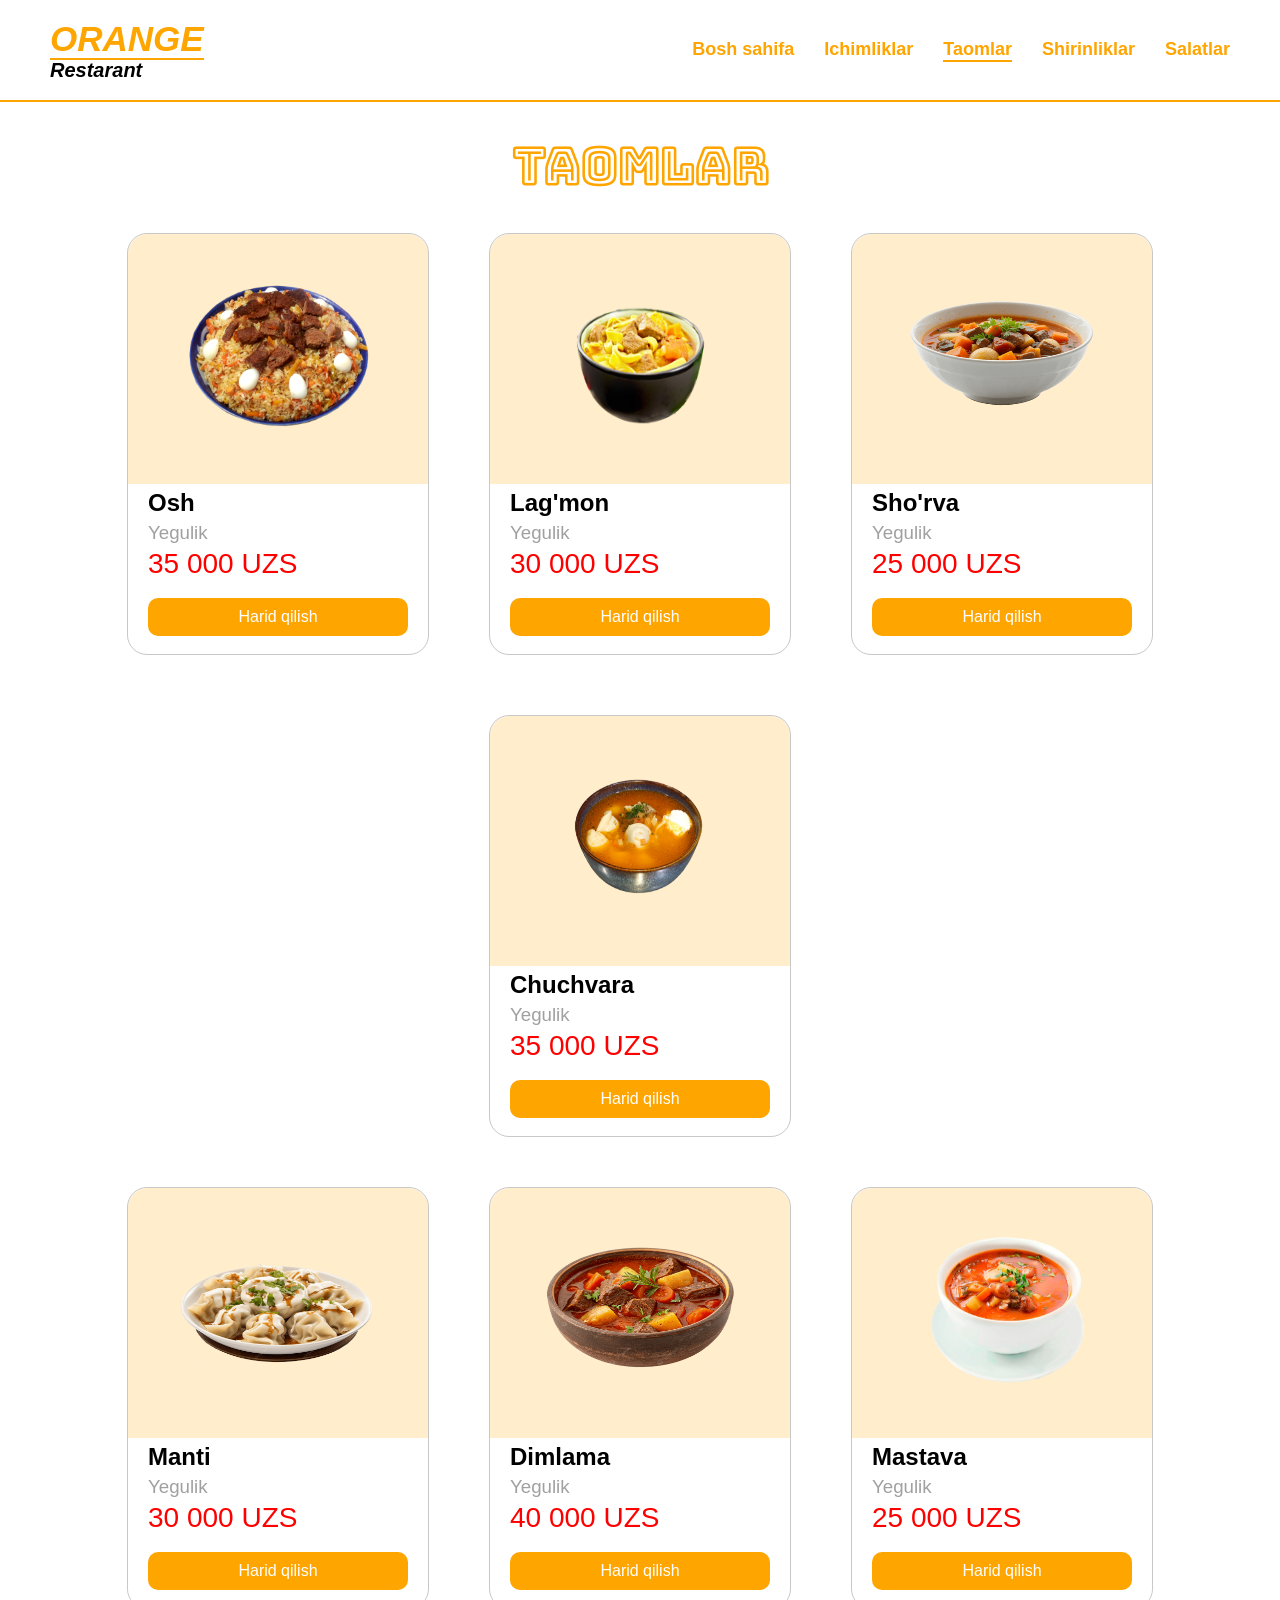
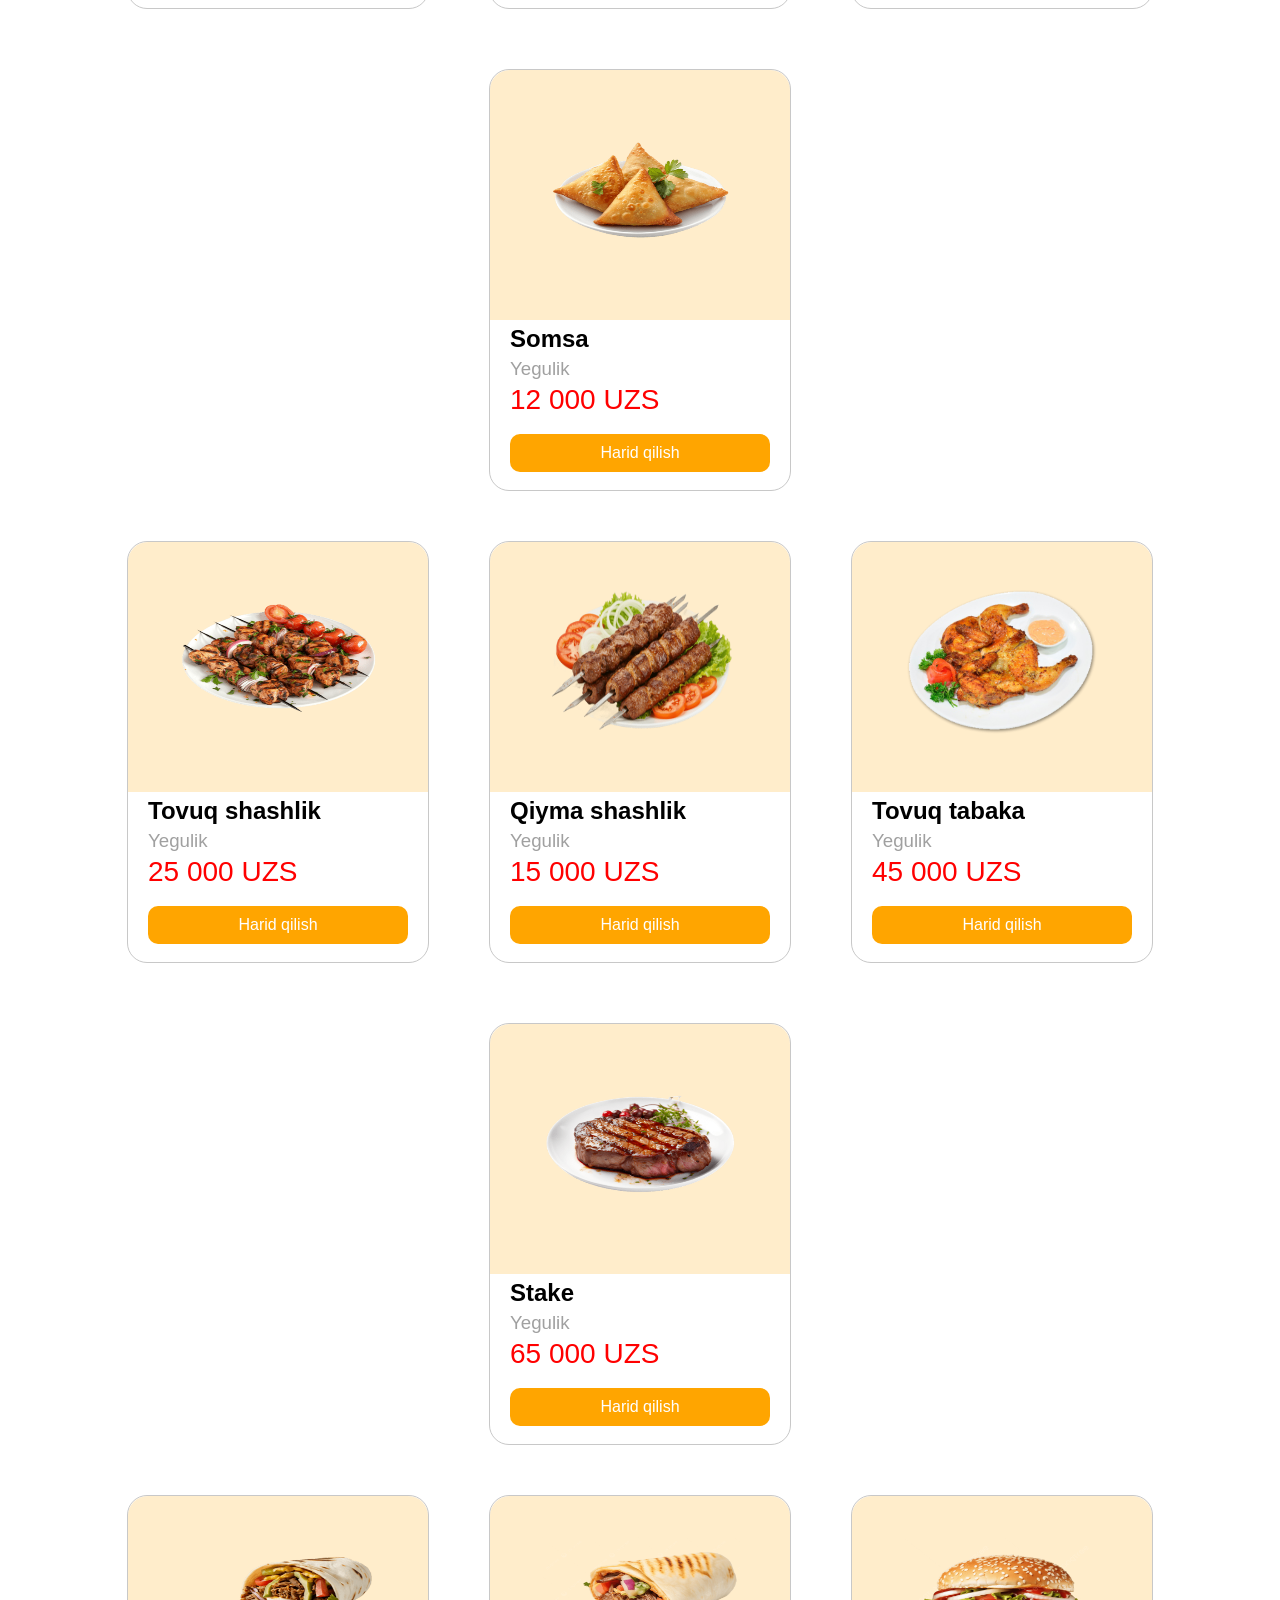
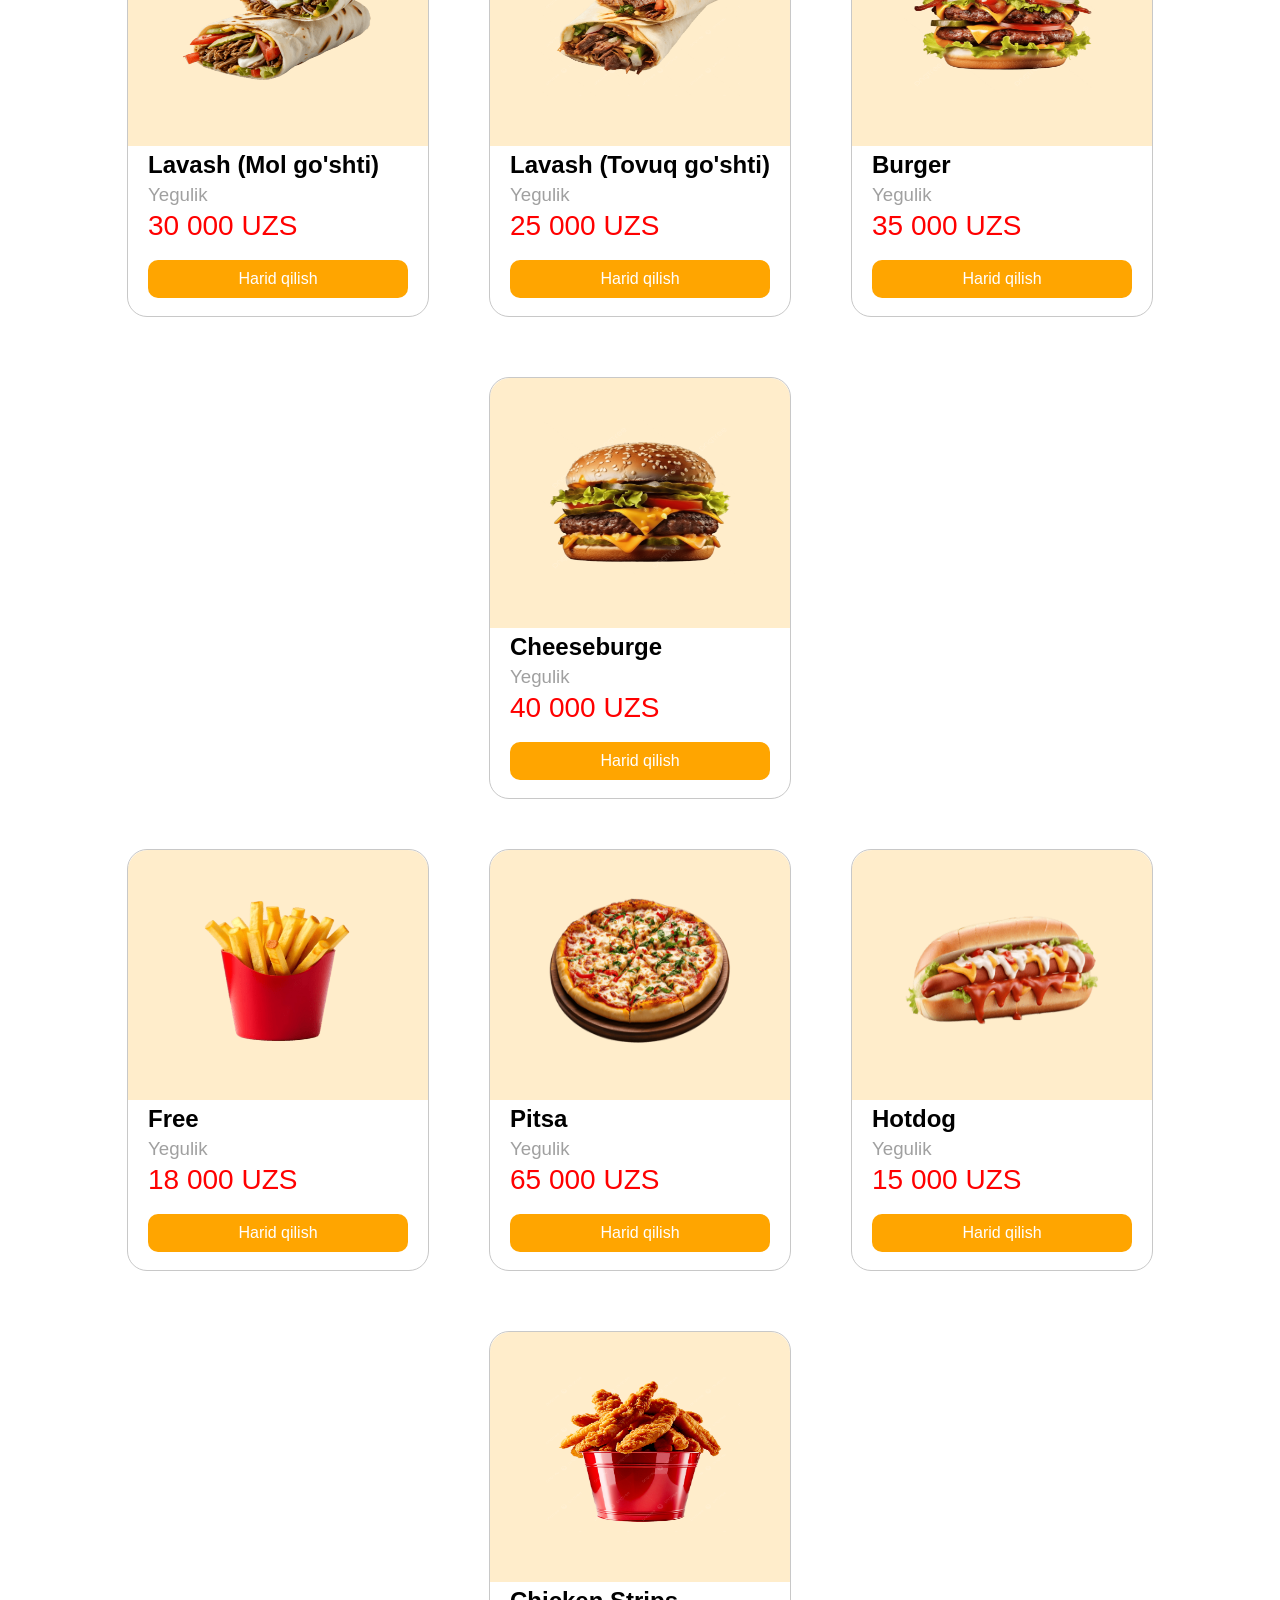
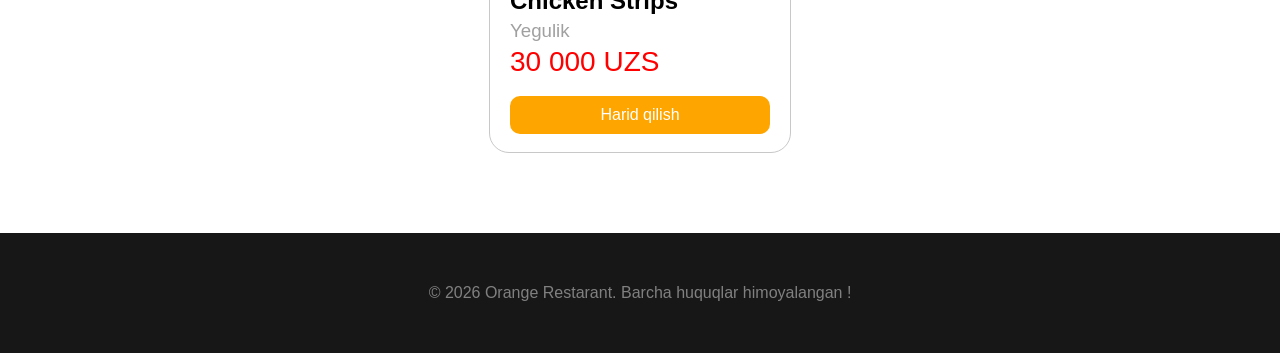
<file: index_taomlar.html>
<!DOCTYPE html>
<html lang="en">

<head>
    <meta charset="UTF-8">
    <meta name="viewport" content="width=device-width, initial-scale=1.0">
    <title>Taomlar</title>
    <link rel="stylesheet" href="style_taomlar.css">
    <link rel="preconnect" href="https://fonts.googleapis.com">
    <link rel="preconnect" href="https://fonts.gstatic.com" crossorigin>
    <link href="https://fonts.googleapis.com/css2?family=Bungee+Outline&display=swap" rel="stylesheet">
</head>

<body>
    <header>
        <h2><span><i>ORANGE</i></span><br><i>Restarant</i></h2>
        <div class="header">
            <a href="index.html">Bosh sahifa</a>
            <a href="index_ichimliklar.html">Ichimliklar</a>
            <a href="index_taomlar.html" class="bosh">Taomlar</a>
            <a href="index_shirinliklar.html">Shirinliklar</a>
            <a href="index__salatlar.html">Salatlar</a>
        </div>
    </header>
    <main>
        <h1 class="h111">
            Taomlar</h1>
        <div class="box">
            <div class="boxes">
                <div class="boxeses">
                    <img src="img/taomosh.png" alt="cola">
                </div>
                <h2>Osh</h2>
                <h3>Yegulik</h3>
                <h1>35 000 UZS</h1>
                <div class="qabul">
                    Harid qilish
                </div>
            </div>
            <div class="boxes">
                <div class="boxeses">
                    <img src="img/taomlagmon.png" alt="fanta">
                </div>
                <h2>Lag'mon</h2>
                <h3>Yegulik</h3>
                <h1>30 000 UZS</h1>
                <div class="qabul">
                    Harid qilish
                </div>
            </div>
            <div class="boxes">
                <div class="boxeses">
                    <img src="img/taomshorva.png" alt="sprite">
                </div>
                <h2>Sho'rva</h2>
                <h3>Yegulik</h3>
                <h1>25 000 UZS</h1>
                <div class="qabul">
                    Harid qilish
                </div>
            </div>
            <div class="boxes">
                <div class="boxeses">
                    <img src="img/taomchuchvara.webp" alt="suv">
                </div>
                <h2>Chuchvara</h2>
                <h3>Yegulik</h3>
                <h1>35 000 UZS</h1>
                <div class="qabul">
                    Harid qilish
                </div>
            </div>
        </div>
        <div class="box" style="margin-top: 50px;">
            <div class="boxes">
                <div class="boxeses">
                    <img src="img/taommanti.png" alt="suv">
                </div>
                <h2>Manti</h2>
                <h3>Yegulik</h3>
                <h1>30 000 UZS</h1>
                <div class="qabul">
                    Harid qilish
                </div>
            </div>
            <div class="boxes">
                <div class="boxeses">
                    <img src="img/taomdimlama.png" alt="suv">
                </div>
                <h2>Dimlama</h2>
                <h3>Yegulik</h3>
                <h1>40 000 UZS</h1>
                <div class="qabul">
                    Harid qilish
                </div>
            </div>
            <div class="boxes">
                <div class="boxeses">
                    <img src="img/taommastava.png" alt="suv">
                </div>
                <h2>Mastava</h2>
                <h3>Yegulik</h3>
                <h1>25 000 UZS</h1>
                <div class="qabul">
                    Harid qilish
                </div>
            </div>
            <div class="boxes">
                <div class="boxeses">
                    <img src="img/taomsomsa.png" alt="suv">
                </div>
                <h2>Somsa</h2>
                <h3>Yegulik</h3>
                <h1>12 000 UZS</h1>
                <div class="qabul">
                    Harid qilish
                </div>
            </div>
        </div>
        <div class="box" style="margin-top: 50px;">
            <div class="boxes">
                <div class="boxeses">
                    <img src="img/taomtovuqshashlik.png" alt="suv">
                </div>
                <h2>Tovuq shashlik</h2>
                <h3>Yegulik</h3>
                <h1>25 000 UZS</h1>
                <div class="qabul">
                    Harid qilish
                </div>
            </div>
            <div class="boxes">
                <div class="boxeses">
                    <img src="img/taomshashlik.png" alt="suv">
                </div>
                <h2>Qiyma shashlik</h2>
                <h3>Yegulik</h3>
                <h1>15 000 UZS</h1>
                <div class="qabul">
                    Harid qilish
                </div>
            </div>
            <div class="boxes">
                <div class="boxeses">
                    <img src="img/taomtabaka.png" alt="suv">
                </div>
                <h2>Tovuq tabaka</h2>
                <h3>Yegulik</h3>
                <h1>45 000 UZS</h1>
                <div class="qabul">
                    Harid qilish
                </div>
            </div>
            <div class="boxes">
                <div class="boxeses">
                    <img src="img/taomstake.png" alt="suv">
                </div>
                <h2>Stake</h2>
                <h3>Yegulik</h3>
                <h1>65 000 UZS</h1>
                <div class="qabul">
                    Harid qilish
                </div>
            </div>
        </div>
        <div class="box" style="margin-top: 50px;">
            <div class="boxes">
                <div class="boxeses">
                    <img src="img/taomlavash.png" alt="suv">
                </div>
                <h2>Lavash (Mol go'shti)</h2>
                <h3>Yegulik</h3>
                <h1>30 000 UZS</h1>
                <div class="qabul">
                    Harid qilish
                </div>
            </div>
            <div class="boxes">
                <div class="boxeses">
                    <img src="img/taomlavashh.png" alt="suv">
                </div>
                <h2>Lavash (Tovuq go'shti)</h2>
                <h3>Yegulik</h3>
                <h1>25 000 UZS</h1>
                <div class="qabul">
                    Harid qilish
                </div>
            </div>
            <div class="boxes">
                <div class="boxeses">
                    <img src="img/taomburger.png" alt="suv">
                </div>
                <h2>Burger</h2>
                <h3>Yegulik</h3>
                <h1>35 000 UZS</h1>
                <div class="qabul">
                    Harid qilish
                </div>
            </div>
            <div class="boxes">
                <div class="boxeses">
                    <img src="img/taomchessburger.png" alt="suv">
                </div>
                <h2>Cheeseburge</h2>
                <h3>Yegulik</h3>
                <h1>40 000 UZS</h1>
                <div class="qabul">
                    Harid qilish
                </div>
            </div>
        </div>
        <div class="box" style="margin-top: 50px;">
            <div class="boxes">
                <div class="boxeses">
                    <img src="img/taomfree.png" alt="suv">
                </div>
                <h2>Free</h2>
                <h3>Yegulik</h3>
                <h1>18 000 UZS</h1>
                <div class="qabul">
                    Harid qilish
                </div>
            </div>
            <div class="boxes">
                <div class="boxeses">
                    <img src="img/taompizza.png" alt="suv">
                </div>
                <h2>Pitsa</h2>
                <h3>Yegulik</h3>
                <h1>65 000 UZS</h1>
                <div class="qabul">
                    Harid qilish
                </div>
            </div>
            <div class="boxes">
                <div class="boxeses">
                    <img src="img/taomhotdog.png" alt="suv">
                </div>
                <h2>Hotdog</h2>
                <h3>Yegulik</h3>
                <h1>15 000 UZS</h1>
                <div class="qabul">
                    Harid qilish
                </div>
            </div>
            <div class="boxes">
                <div class="boxeses">
                    <img src="img/taomchickenstrips.png" alt="suv">
                </div>
                <h2>Chicken Strips</h2>
                <h3>Yegulik</h3>
                <h1>30 000 UZS</h1>
                <div class="qabul">
                    Harid qilish
                </div>
            </div>
        </div>
    </main>
    <footer>
        © 2026 Orange Restarant. Barcha huquqlar himoyalangan !
    </footer>
</body>

</html>
</file>
<file: style.css>
body {
    padding: 0;
    margin: 0;
    font-family: 'Gill Sans', 'Gill Sans MT', Calibri, 'Trebuchet MS', sans-serif;
}

header {
    width: 100%;
    height: 100px;
    background-color: white;
    border-bottom: 2px solid orange;
    display: flex;
    justify-content: space-between;
    align-items: center;
    position: fixed;
    top: 0;
    left: 0;
    z-index: 9999;
}

.header {
    display: flex;
    gap: 30px;
    margin-right: 50px;
    font-size: 18px;
}

.header a {
    text-decoration: none;
    color: orange;
    font-weight: 600;
    transition: 0.4s;
}

.header a:hover {
    text-shadow: 0 0 10px orange;
    color: orangered;
}

.header a:active {
    transform: scale(0.92);
    text-shadow: 0 0 10px rgba(255, 166, 0, 0);
}

header h2 span {
    color: orange;
    font-size: 35px;
    border-bottom: 2px solid orange;
}

header h2 {
    font-size: 20px;
    margin-left: 50px;
}

.tugma {
    width: 170px;
    height: 50px;
    background-color: orange;
    display: flex;
    align-items: center;
    justify-content: center;
    border-radius: 10px;
    margin-top: 30px;
    transition: 0.4s;
}

.tugma:hover {
    transform: scale(1.04);
    cursor: pointer;
    box-shadow: 0 0 8px orange;
    background-color: orangered;
}

.tugma:active {
    transform: scale(1);
    background-color: orange;
    box-shadow: 0 0 8px rgba(255, 166, 0, 0);
}

main {
    padding-top: 100px;
}

main a {
    text-decoration: none;
    font-weight: 600;
    color: white;
    border: none;
    font-size: 18px;
}

.boxx {
    margin-left: 100px;
    margin-top: 50px;
}

.taom {
    font-size: 90px;
    font-family: 'Times New Roman', Times, serif;
    font-weight: 700;
}

.lahzalar {
    font-size: 90px;
    font-family: 'Times New Roman', Times, serif;
    font-weight: 700;
    color: orange;
}

.sifatli {
    color: rgb(160, 160, 160);
    font-size: 20px;
}

.logo-cheti {
    background-color: orange;
    width: 500px;
    height: 500px;
    border-radius: 100%;
    margin-top: -320px;
    margin-left: 850px;
    display: flex;
    align-items: center;
    justify-content: center;
    box-shadow: 0 0 10px orange;
}

.logo-ichi {
    width: 380px;
    height: 380px;
    background-color: white;
    border-radius: 100%;
    display: flex;
    align-items: center;
    justify-content: center;
    box-shadow: 0 0 5px white;
    transition: 0.4s;
}

.logo-ichi img {
    width: 400px;
    height: 400px;
}

.logo-ichi:hover {
    transform: scale(1.04);
}


footer {
    width: 100%;
    height: 120px;
    color: gray;
    background-color: #171717;
    margin-top: 80px;
    display: flex;
    justify-content: center;
    align-items: center;
    font-size: 16px;
}

.bosh{
    border-bottom: 2px solid orange;
}
</file>
<file: style_salatlar.css>
body {
    padding: 0;
    margin: 0;
    font-family: 'Gill Sans', 'Gill Sans MT', Calibri, 'Trebuchet MS', sans-serif;
}

header {
    width: 100%;
    height: 100px;
    background-color: white;
    border-bottom: 2px solid orange;
    display: flex;
    justify-content: space-between;
    align-items: center;
    position: fixed;
    top: 0;
    left: 0;
    z-index: 9999;
}

.header {
    display: flex;
    gap: 30px;
    margin-right: 50px;
    font-size: 18px;
}

.header a {
    text-decoration: none;
    color: orange;
    font-weight: 600;
    transition: 0.4s;
}

.header a:hover {
    text-shadow: 0 0 10px orange;
    color: orangered;
}

.header a:active {
    transform: scale(0.92);
    text-shadow: 0 0 10px rgba(255, 166, 0, 0);
}

header h2 span {
    color: orange;
    font-size: 35px;
    border-bottom: 2px solid orange;
}

header h2 {
    font-size: 20px;
    margin-left: 50px;
}

.boxes{
    width: 300px;
    height: 420px;
    border: 1px solid rgb(200, 200, 200);
    border-radius: 20px;
    transition: 0.4s;
}

.boxes:hover{
    transform: scale(1.01);
    box-shadow: 2px 2px 10px rgba(128, 128, 128, 0.573);
    border: 2px solid orange;
}

.boxes h3{
    color: rgb(160, 160, 160);
    font-weight: 500;
    margin-left: 20px;
    margin-top: -15px;
}

.boxes img{
    width: 180px;
    height: 180px;
    margin-left: 60px;
    margin-top: 30px;
}

.boxeses{
    width: 100%;
    height: 250px;
    background-color: rgba(255, 166, 0, 0.203);
    border-top-left-radius: 20px;
    border-top-right-radius: 20px;
}

.boxes h2{
    margin-left: 20px;
    color: black;
    margin-top: 5px;
}

.boxes h1{
    margin-left: 20px;
    color: red;
    font-size: 28px;
    margin-top: -15px;
    font-weight: 500;
}

.qabul {
    width: 260px;
    height: 38px;
    margin-left: 20px;
    border-radius: 10px;
    background-color: orange;
    color: white;
    display: flex;
    justify-content: center;
    align-items: center;
    cursor: pointer;
    transition: 0.4s;
}

.qabul:hover{
    background-color: orangered;
}

.qabul:active{
    transform: scale(0.95);
    background-color: orange;
}

.bir img{
    width: 300px;
    height: 300px;
    margin: 0;
    margin-top:-30px;
}

.ikki img{
    width: 150px;
    height: 220px;
    margin-left: 75px;
    margin-top: 0;
}

main{
    padding-top: 100px;
}

.box{
    display: flex;
    flex-wrap: wrap;
    gap: 60px;
    justify-content: center;
}

footer {
    width: 100%;
    height: 120px;
    color: gray;
    background-color: #171717;
    margin-top: 80px;
    display: flex;
    justify-content: center;
    align-items: center;
    font-size: 16px;
}


.bosh {
    border-bottom: 2px solid orange;
}

.h111{
    color: orange;
    font-size: 50px;
    text-align: center;
    font-family: "Bungee Outline", sans-serif
}
</file>
<file: style_ichimliklar.css>
body {
    padding: 0;
    margin: 0;
    font-family: 'Gill Sans', 'Gill Sans MT', Calibri, 'Trebuchet MS', sans-serif;
}

header {
    width: 100%;
    height: 100px;
    background-color: white;
    border-bottom: 2px solid orange;
    display: flex;
    justify-content: space-between;
    align-items: center;
    position: fixed;
    top: 0;
    left: 0;
    z-index: 9999;
}

.header {
    display: flex;
    gap: 30px;
    margin-right: 50px;
    font-size: 18px;
}

.header a {
    text-decoration: none;
    color: orange;
    font-weight: 600;
    transition: 0.4s;
}

.header a:hover {
    text-shadow: 0 0 10px orange;
    color: orangered;
}

.header a:active {
    transform: scale(0.92);
    text-shadow: 0 0 10px rgba(255, 166, 0, 0);
}

header h2 span {
    color: orange;
    font-size: 35px;
    border-bottom: 2px solid orange;
}

header h2 {
    font-size: 20px;
    margin-left: 50px;
}

.boxes{
    width: 300px;
    height: 420px;
    border: 1px solid rgb(200, 200, 200);
    border-radius: 20px;
    transition: 0.4s;
}

.boxes:hover{
    transform: scale(1.01);
    box-shadow: 2px 2px 10px rgba(128, 128, 128, 0.573);
    border: 2px solid orange;
}

.boxes h3{
    color: rgb(160, 160, 160);
    font-weight: 500;
    margin-left: 20px;
    margin-top: -15px;
}

.boxes img{
    width: 180px;
    height: 180px;
    margin-left: 60px;
    margin-top: 30px;
}

.boxeses{
    width: 100%;
    height: 250px;
    background-color: rgba(255, 166, 0, 0.203);
    border-top-left-radius: 20px;
    border-top-right-radius: 20px;
}

.boxes h2{
    margin-left: 20px;
    color: black;
    margin-top: 5px;
}

.boxes h1{
    margin-left: 20px;
    color: red;
    font-size: 28px;
    margin-top: -15px;
    font-weight: 500;
}

.qabul {
    width: 260px;
    height: 38px;
    margin-left: 20px;
    border-radius: 10px;
    background-color: orange;
    color: white;
    display: flex;
    justify-content: center;
    align-items: center;
    cursor: pointer;
    transition: 0.4s;
}

.qabul:hover{
    background-color: orangered;
}

.qabul:active{
    transform: scale(0.95);
    background-color: orange;
}

.bir img{
    width: 300px;
    height: 300px;
    margin: 0;
    margin-top:-30px;
}

.ikki img{
    width: 150px;
    height: 220px;
    margin-left: 75px;
    margin-top: 0;
}

main{
    padding-top: 100px;
}

.box{
    display: flex;
    flex-wrap: wrap;
    gap: 60px;
    justify-content: center;
}

footer {
    width: 100%;
    height: 120px;
    color: gray;
    background-color: #171717;
    margin-top: 80px;
    display: flex;
    justify-content: center;
    align-items: center;
    font-size: 16px;
}


.bosh {
    border-bottom: 2px solid orange;
}

.h111{
    color: orange;
    font-size: 50px;
    text-align: center;
    font-family: "Bungee Outline", sans-serif
}
</file>
<file: style_menu.css>
* {
    margin: 0;
    padding: 0;
    box-sizing: border-box;
}

body {
    font-family: Arial, sans-serif;
    background-color: white;
    padding: 25px;
}

.menu {
    max-width: 1100px;
    margin: auto;
    background: white;
    border-radius: 25px;
    overflow: hidden;
    box-shadow: 0 0 40px rgba(0, 0, 0, 0.300);
}

.header {
    background: orange;
    color: white;
    padding: 25px 35px;
    display: flex;
    justify-content: space-between;
    align-items: center;
}

.logo {
    font-size: 35px;
    font-weight: 900;
}

.logo span {
    color: #fff3e8;
    font-size: 18px;
}

.header p {
    font-size: 14px;
    opacity: 0.9;
}

.category {
    padding: 25px 35px;
}

.category+.category {
    border-top: 1px solid #eeeeee;
}

.category-title {
    display: flex;
    align-items: center;
    gap: 12px;
    margin-bottom: 18px;
}

.category-title h2 {
    color: orange;
    font-size: 25px;
    white-space: nowrap;
}

.line {
    height: 3px;
    flex: 1;
    background: orange;
    opacity: 0.3;
}

.items {
    display: grid;
    grid-template-columns: 1fr 1fr;
    column-gap: 60px;
}

.item {
    display: flex;
    align-items: center;
    justify-content: space-between;
    padding: 12px 0;
    border-bottom: 1px dashed #dddddd;
    transition: 0.2s;
}

.item:hover {
    padding-left: 7px;
    padding-right: 7px;
    background: rgba(255, 166, 0, 0.326);
}

.item-name {
    font-size: 16px;
    font-weight: 600;
}

.item-price {
    color: orange;
    font-weight: bold;
    white-space: nowrap;
    margin-left: 15px;
}

.footer {
    background: #171717;
    color: white;
    text-align: center;
    padding: 20px;
}

.footer b {
    color: orange;
}

@media (max-width: 700px) {

    body {
        padding: 10px;
    }

    .menu {
        border-radius: 15px;
    }

    .header {
        padding: 20px;

        flex-direction: column;

        text-align: center;

        gap: 7px;
    }

    .logo {
        font-size: 30px;
    }

    .category {
        padding: 20px;
    }

    .items {
        grid-template-columns: 1fr;
    }

    .category-title h2 {
        font-size: 21px;
    }

    .item-name {
        font-size: 14px;
    }

    .item-price {
        font-size: 13px;
    }
}


.htmll{
    width: 70px;
    height: 50px;
    background-color: orange;
    position: absolute;
    display: flex;
    justify-content: center;
    align-items: center;
    border-radius: 10px;
    margin-left: 20px;
    margin-top: 20px;
    cursor: pointer;
    transition: 0.4s;
}

.htmll:hover{
    transform: scale(1.05);
    box-shadow: 2px 2px 5px gray;
}

.htmll:active{
    transform: scale(1);
    box-shadow: 2px 2px 5px rgba(128, 128, 128, 0);
}

.htmll a{
    text-decoration: none;
    color: white;
    font-family: 'Segoe UI', Tahoma, Geneva, Verdana, sans-serif;
    font-size: 30px;
}
</file>
<file: style_taomlar.css>
body {
    padding: 0;
    margin: 0;
    font-family: 'Gill Sans', 'Gill Sans MT', Calibri, 'Trebuchet MS', sans-serif;
}

header {
    width: 100%;
    height: 100px;
    background-color: white;
    border-bottom: 2px solid orange;
    display: flex;
    justify-content: space-between;
    align-items: center;
    position: fixed;
    top: 0;
    left: 0;
    z-index: 9999;
}

.header {
    display: flex;
    gap: 30px;
    margin-right: 50px;
    font-size: 18px;
}

.header a {
    text-decoration: none;
    color: orange;
    font-weight: 600;
    transition: 0.4s;
}

.header a:hover {
    text-shadow: 0 0 10px orange;
    color: orangered;
}

.header a:active {
    transform: scale(0.92);
    text-shadow: 0 0 10px rgba(255, 166, 0, 0);
}

header h2 span {
    color: orange;
    font-size: 35px;
    border-bottom: 2px solid orange;
}

header h2 {
    font-size: 20px;
    margin-left: 50px;
}

.boxes{
    width: 300px;
    height: 420px;
    border: 1px solid rgb(200, 200, 200);
    border-radius: 20px;
    transition: 0.4s;
}

.boxes:hover{
    transform: scale(1.01);
    box-shadow: 2px 2px 10px rgba(128, 128, 128, 0.573);
    border: 2px solid orange;
}

.boxes h3{
    color: rgb(160, 160, 160);
    font-weight: 500;
    margin-left: 20px;
    margin-top: -15px;
}

.boxes img{
    width: 200px;
    height: 160px;
    margin-left: 50px;
    margin-top: 40px;
}

.boxeses{
    width: 100%;
    height: 250px;
    background-color: rgba(255, 166, 0, 0.203);
    border-top-left-radius: 20px;
    border-top-right-radius: 20px;
}

.boxes h2{
    margin-left: 20px;
    color: black;
    margin-top: 5px;
}

.boxes h1{
    margin-left: 20px;
    color: red;
    font-size: 28px;
    margin-top: -15px;
    font-weight: 500;
}

.qabul {
    width: 260px;
    height: 38px;
    margin-left: 20px;
    border-radius: 10px;
    background-color: orange;
    color: white;
    display: flex;
    justify-content: center;
    align-items: center;
    cursor: pointer;
    transition: 0.4s;
}

.qabul:hover{
    background-color: orangered;
}

.qabul:active{
    transform: scale(0.95);
    background-color: orange;
}

.bir img{
    width: 300px;
    height: 300px;
    margin: 0;
    margin-top:-30px;
}

.ikki img{
    width: 150px;
    height: 220px;
    margin-left: 75px;
    margin-top: 0;
}

main{
    padding-top: 100px;
}

.box{
    display: flex;
    flex-wrap: wrap;
    gap: 60px;
    justify-content: center;
}

footer {
    width: 100%;
    height: 120px;
    color: gray;
    background-color: #171717;
    margin-top: 80px;
    display: flex;
    justify-content: center;
    align-items: center;
    font-size: 16px;
}


.bosh {
    border-bottom: 2px solid orange;
}

.h111{
    color: orange;
    font-size: 50px;
    text-align: center;
    font-family: "Bungee Outline", sans-serif
}
</file>
